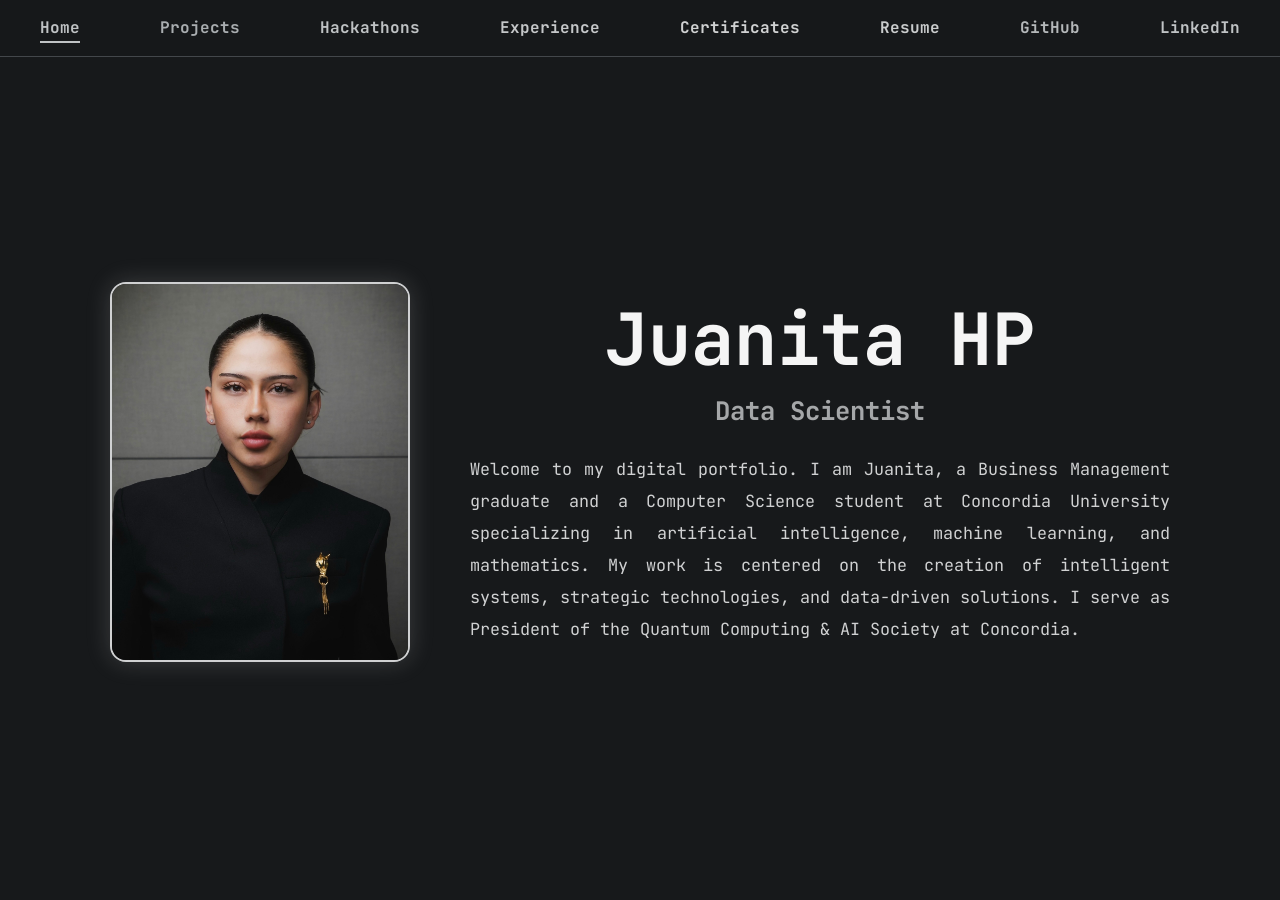
<file: index.html>
<!DOCTYPE html>
<html lang="en">

<head>
    <meta charset="UTF-8">

    <meta name="viewport"
          content="width=device-width, initial-scale=1.0">

    <title>Juanita HP | Data Scientist</title>

    <link rel="preconnect"
          href="https://fonts.googleapis.com">

    <link rel="preconnect"
          href="https://fonts.gstatic.com"
          crossorigin>

    <link href="https://fonts.googleapis.com/css2?family=JetBrains+Mono:wght@400;700&display=swap"
          rel="stylesheet">

    <link rel="stylesheet" href="styles.css">

    <style>

        /* ===== HOMEPAGE DESKTOP ===== */

        .home-main {
            width: 100%;
            height: auto;
            min-height: calc(100vh - 70px);

            display: flex;
            flex-direction: row;

            align-items: center;
            justify-content: center;

            gap: 60px;
            padding: 60px 80px;

            box-sizing: border-box;
        }

        .hero-image-container {
            flex: 0 0 auto;
            display: flex;
            justify-content: center;
            align-items: center;
        }

        .profile-img {
            width: 300px;
            height: 380px;
            max-width: 100%;

            border-radius: 16px;
            object-fit: cover;
            object-position: center 20%;

            border: 2px solid #D0D1D2;

            display: block;
            margin: 0;

            box-shadow:
                0 0 25px rgba(208, 209, 210, 0.20);

            background-color: #17191B;
        }

        .content {
            flex: 1 1 0;
            min-width: 0;
            max-width: 700px;
            text-align: left;
        }

        .content h1 {
            font-size: 4.5rem;
            color: #F5F5F5;

            margin-bottom: 8px;
            line-height: 1.2;
            text-align: left;
        }

        .content h2 {
            font-size: 1.6rem;
            color: #A5A7A9;

            margin-bottom: 24px;
            line-height: 1.5;
            text-align: left;
        }

        .content p {
            font-size: 1.05rem;
            color: #D0D1D2;

            line-height: 1.9;
            text-align: left;

            margin: 0;
            max-width: 700px;

            overflow-wrap: break-word;
        }


        /* ===== TABLET RESPONSIVENESS ===== */

        @media (max-width: 1000px) {

            .home-main {
                gap: 35px;
                padding: 50px 35px;
            }

            .profile-img {
                width: 260px;
                height: 330px;
            }

            .content h1 {
                font-size: 3.5rem;
            }

            .content h2 {
                font-size: 1.4rem;
            }

            .content p {
                font-size: 0.95rem;
                line-height: 1.8;
            }
        }


        /* ===== MOBILE RESPONSIVENESS ===== */

        @media (max-width: 700px) {

            .home-main {
                height: auto;
                min-height: calc(100svh - 70px);

                display: flex;
                flex-direction: column;

                align-items: center;
                justify-content: flex-start;

                gap: 30px;
                padding: 45px 24px 65px;

                width: 100%;
            }

            .hero-image-container {
                width: 100%;
                display: flex;
                justify-content: center;
            }

            .profile-img {
                width: 220px;
                height: 280px;
                max-width: 100%;

                border-radius: 14px;
                border: 2px solid #D0D1D2;

                object-fit: cover;
                object-position: center 20%;

                margin: 0 auto;

                box-shadow:
                    0 0 20px rgba(208, 209, 210, 0.15);
            }

            .content {
                width: 100%;
                max-width: 440px;

                flex: none;

                padding: 0 4px;
                margin: 0 auto;
                text-align: left;
            }

            .content h1 {
                font-size: clamp(2.2rem, 9vw, 3.2rem);

                line-height: 1.2;
                margin-bottom: 12px;

                text-align: center;
                overflow-wrap: normal;
            }

            .content h2 {
                font-size: clamp(1rem, 4.3vw, 1.25rem);

                line-height: 1.5;
                margin-bottom: 25px;

                text-align: center;
            }

            .content p {
                font-size: 0.9rem;
                line-height: 1.85;

                text-align: left;
                text-align-last: auto;

                max-width: 100%;
                margin: 0 auto;

                word-spacing: normal;
                letter-spacing: -0.2px;

                hyphens: none;
                overflow-wrap: break-word;
            }
        }


        /* ===== SMALL PHONES ===== */

        @media (max-width: 380px) {

            .home-main {
                padding: 35px 18px 50px;
                gap: 25px;
            }

            .profile-img {
                width: 195px;
                height: 250px;
            }

            .content h1 {
                font-size: 2.15rem;
            }

            .content h2 {
                font-size: 1rem;
            }

            .content p {
                font-size: 0.87rem;
                line-height: 1.75;
            }
        }


        /* =====================================
           RESPONSIVE NAVIGATION
           Homepage only
           ===================================== */

        @media screen and (max-width: 900px) {

            body nav {
                width: 100%;
                max-width: 100%;
                padding: 12px 18px;
                overflow: hidden;
                box-sizing: border-box;
            }

            body nav .nav-links {
                display: flex;
                flex-direction: row;
                flex-wrap: nowrap;

                justify-content: flex-start;
                align-items: center;

                gap: 28px;

                width: 100%;
                max-width: 100%;

                padding: 8px 0 12px;
                margin: 0;

                overflow-x: auto;
                overflow-y: hidden;

                scrollbar-width: none;
                -webkit-overflow-scrolling: touch;

                list-style: none;
            }

            body nav .nav-links::-webkit-scrollbar {
                display: none;
            }

            body nav .nav-links .nav-item {
                display: block;

                flex: 0 0 auto;
                flex-shrink: 0;

                white-space: nowrap;

                margin: 0;
                padding: 0;
            }

            body nav .nav-links .nav-item a {
                display: inline-block;

                white-space: nowrap;
                font-size: 0.85rem;
                line-height: 1.5;

                padding: 4px 2px;
                text-decoration: none;
            }

            body nav .nav-links .nav-item.active a::after {
                bottom: -4px;
                height: 2px;
            }
        }


        /* ===== SMALL PHONE NAVIGATION ===== */

        @media screen and (max-width: 380px) {

            body nav {
                padding: 12px 14px;
            }

            body nav .nav-links {
                gap: 22px;
            }

            body nav .nav-links .nav-item a {
                font-size: 0.8rem;
            }
        }

        /* Prevent automatic mobile text enlargement */

        html {
            -webkit-text-size-adjust: 100%;
            text-size-adjust: 100%;
        }

    </style>

</head>

<body>

    <!-- ===== NAVIGATION ===== -->

    <nav aria-label="Main navigation">

        <ul class="nav-links">

            <li class="nav-item active">
                <a href="index.html"
                   class="blue"
                   aria-current="page">
                    Home
                </a>
            </li>

            <li class="nav-item">
                <a href="projects.html"
                   class="orange">
                    Projects
                </a>
            </li>

            <li class="nav-item">
                <a href="hackathons.html"
                   class="cyan">
                    Hackathons
                </a>
            </li>

            <li class="nav-item">
                <a href="experience.html"
                   class="green">
                    Experience
                </a>
            </li>

            <li class="nav-item">
                <a href="certificates.html"
                   class="purple">
                    Certificates
                </a>
            </li>

            <li class="nav-item">
                <a href="resume.html"
                   class="pink">
                    Resume
                </a>
            </li>

            <li class="nav-item">
                <a href="https://github.com/Juanita-HP"
                   target="_blank"
                   rel="noopener noreferrer"
                   class="red">
                    GitHub
                </a>
            </li>

            <li class="nav-item">
                <a href="https://www.linkedin.com/in/juana-v-h-679a68220/"
                   target="_blank"
                   rel="noopener noreferrer"
                   class="yellow">
                    LinkedIn
                </a>
            </li>

        </ul>

    </nav>


    <!-- ===== HOMEPAGE ===== -->

    <main class="home-main">

        <!-- Profile Photograph -->

        <div class="hero-image-container">

            <img
                src="./assets/images/projects/224359.jpeg"
                alt="Portrait of Juanita HP"
                class="profile-img"
            >

        </div>


        <!-- Introduction -->

        <section class="content">

            <h1>Juanita HP</h1>

            <h2>Data Scientist</h2>

            <p>
                Welcome to my digital portfolio.
                I am Juanita, a Business Management
                graduate and a Computer Science
                student at Concordia University
                specializing in artificial intelligence,
                machine learning, and mathematics.
                My work is centered on the creation
                of intelligent systems, strategic
                technologies, and data-driven
                solutions. I serve as President
                of the Quantum Computing &amp; AI
                Society at Concordia.
            </p>

        </section>

    </main>

</body>
</html>
</file>
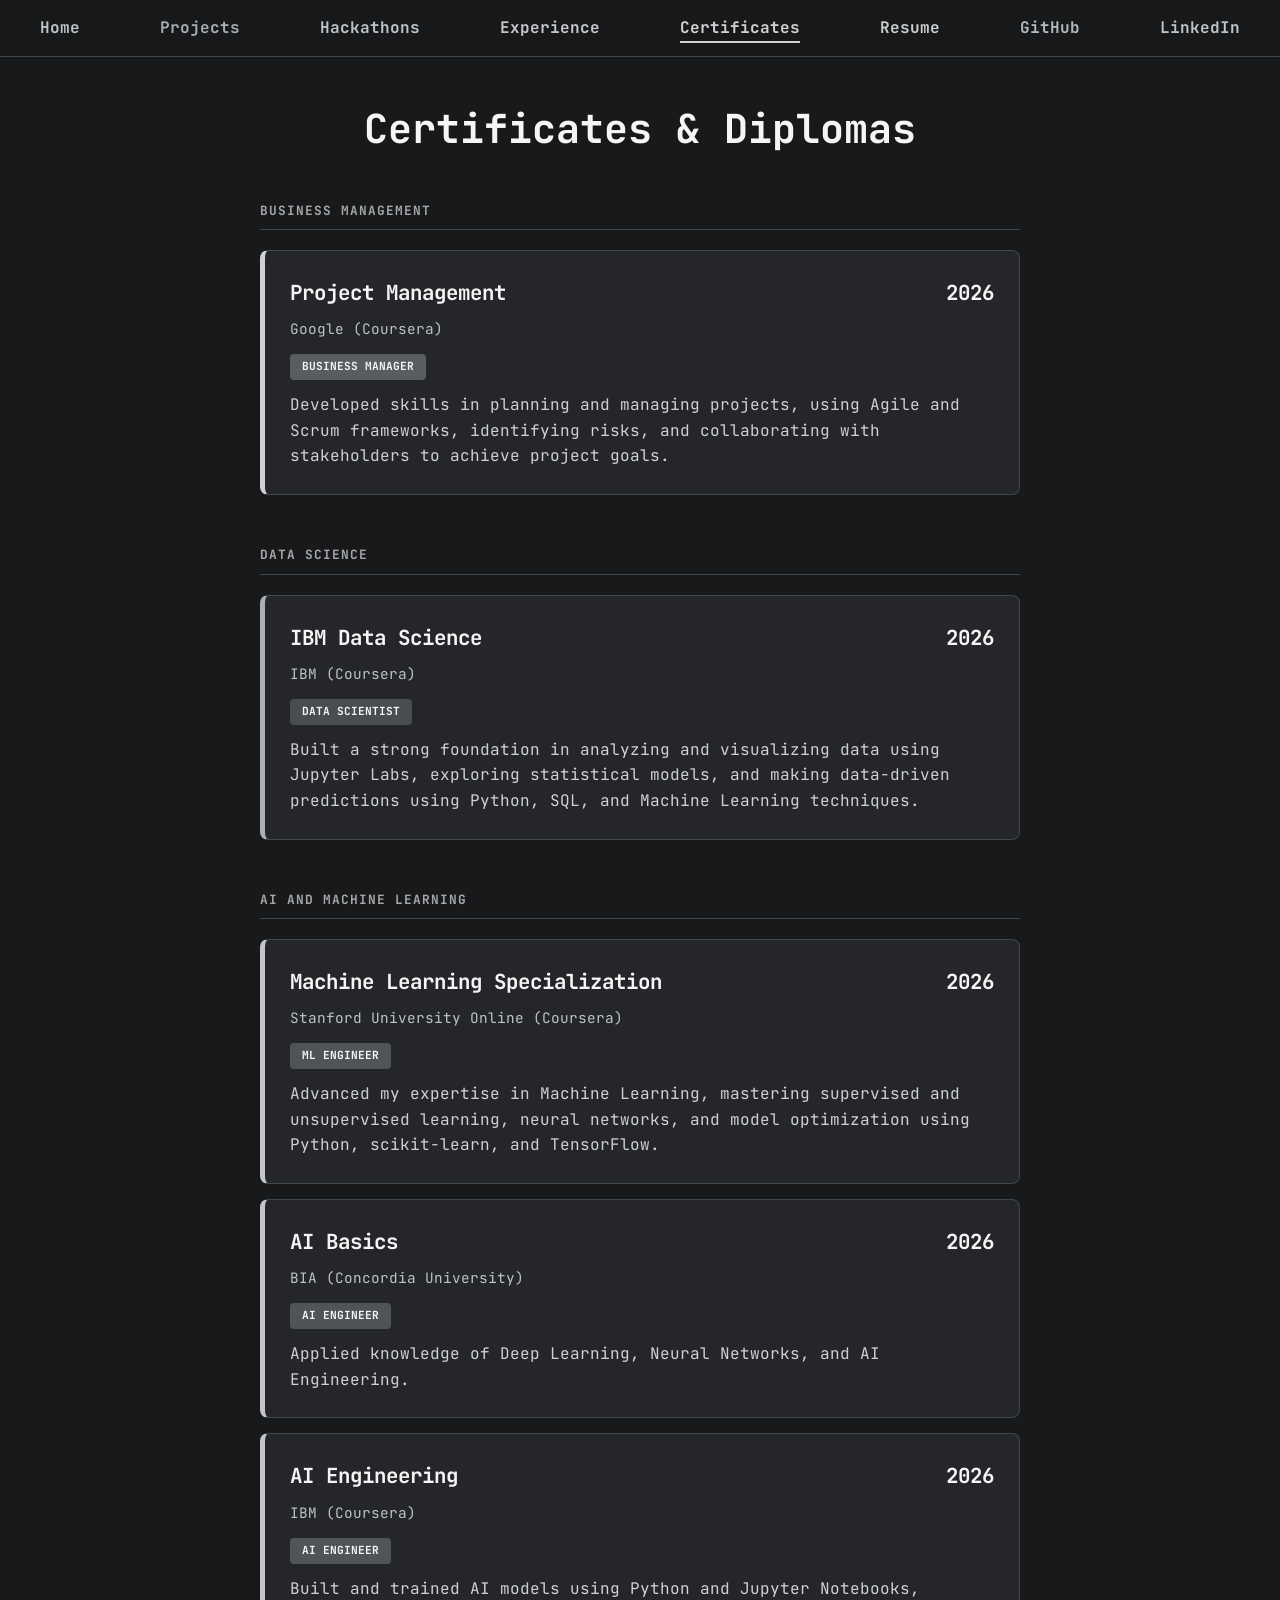
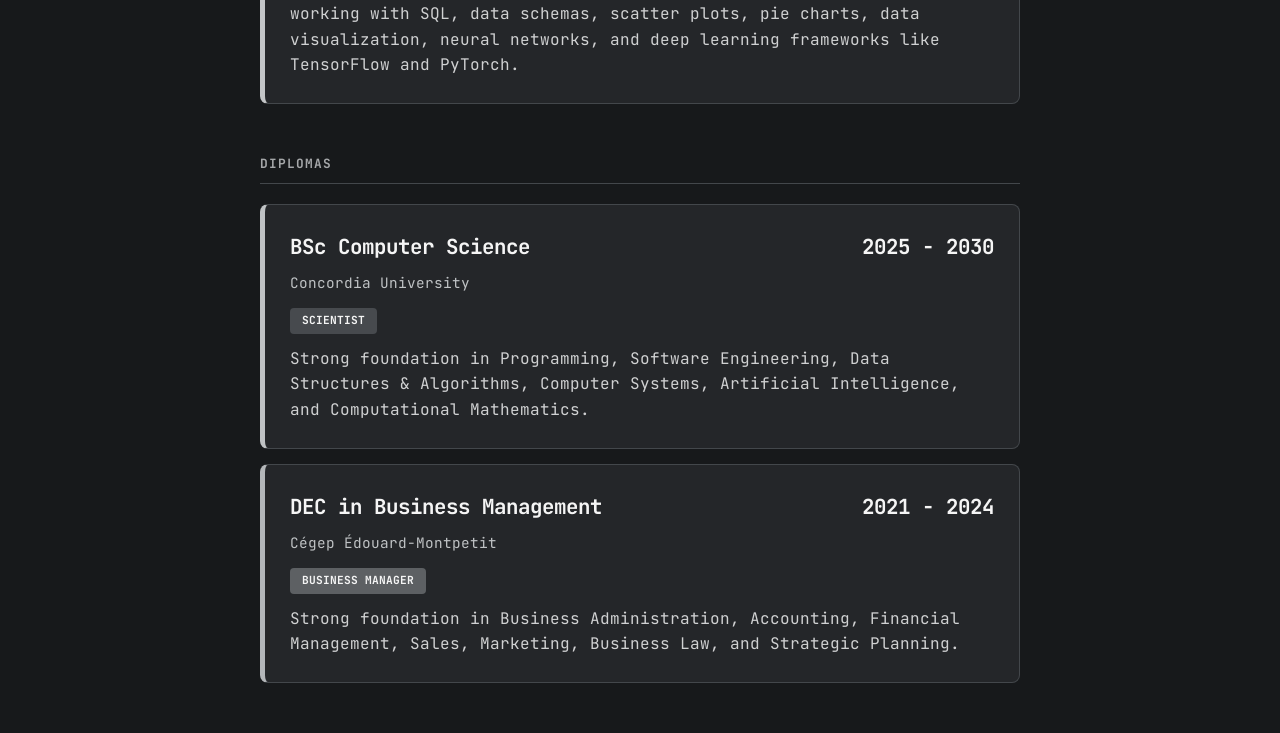
<file: certificates.html>
<!DOCTYPE html>
<html lang="en">
<head>
    <meta charset="UTF-8">
    <meta name="viewport" content="width=device-width, initial-scale=1.0">

    <title>Certificates | Juanita</title>

    <link rel="preconnect" href="https://fonts.googleapis.com">
    <link rel="preconnect" href="https://fonts.gstatic.com" crossorigin>

    <link href="https://fonts.googleapis.com/css2?family=JetBrains+Mono:wght@400;700&display=swap" rel="stylesheet">

    <link rel="stylesheet" href="styles.css">

    <style>
        /* Certificate links: preserve original design */

        .cert-name.cert-link {
            color: inherit;
            font: inherit;
            text-decoration: none;
            cursor: pointer;
            transition: opacity 0.2s ease;
        }

        .cert-name.cert-link:hover {
            opacity: 0.7;
        }

        .cert-name.cert-link:focus-visible {
            outline: 2px solid currentColor;
            outline-offset: 4px;
            border-radius: 2px;
        }
    </style>
</head>

<body>

    <!-- NAVIGATION -->

    <nav>
        <ul class="nav-links">

            <li class="nav-item" style="--i:1">
                <a href="index.html" class="blue">Home</a>
            </li>

            <li class="nav-item" style="--i:2">
                <a href="projects.html" class="orange">Projects</a>
            </li>

            <li class="nav-item" style="--i:3">
                <a href="hackathons.html" class="cyan">Hackathons</a>
            </li>

            <li class="nav-item" style="--i:4">
                <a href="experience.html" class="green">Experience</a>
            </li>

            <li class="nav-item active" style="--i:5">
                <a href="certificates.html" class="purple">Certificates</a>
            </li>

            <li class="nav-item" style="--i:6">
                <a href="resume.html" class="pink">Resume</a>
            </li>

            <li class="nav-item" style="--i:7">
                <a href="https://github.com/Juanita-HP"
                   target="_blank"
                   rel="noopener noreferrer"
                   class="red">GitHub</a>
            </li>

            <li class="nav-item" style="--i:8">
                <a href="https://www.linkedin.com/in/juana-v-h-679a68220/"
                   target="_blank"
                   rel="noopener noreferrer"
                   class="yellow">LinkedIn</a>
            </li>

        </ul>
    </nav>


    <main>

        <div class="cert-container fade-in">

            <h1 class="cert-main-title">
                Certificates & Diplomas
            </h1>


            <!-- BUSINESS MANAGEMENT -->

            <div class="year-section">

                <h3 class="year-label">
                    Business management
                </h3>

                <div class="cert-card border-purple">

                    <div class="cert-header">

                        <a href="diplomas/Project%20management.pdf"
                           target="_blank"
                           rel="noopener noreferrer"
                           class="cert-name cert-link"
                           title="View Project Management Certificate">
                            Project Management
                        </a>

                        <span class="cert-date">2026</span>

                    </div>

                    <div class="cert-meta">
                        Google (Coursera)
                    </div>

                    <div class="cert-badge bg-purple">
                        Business manager
                    </div>

                    <p class="cert-desc">
                        Developed skills in planning and managing
                        projects, using Agile and Scrum frameworks,
                        identifying risks, and collaborating with
                        stakeholders to achieve project goals.
                    </p>

                </div>

            </div>


            <!-- DATA SCIENCE -->

            <div class="year-section">

                <h3 class="year-label">
                    Data Science
                </h3>

                <div class="cert-card border-green">

                    <div class="cert-header">

                        <a href="diplomas/Data%20science.pdf"
                           target="_blank"
                           rel="noopener noreferrer"
                           class="cert-name cert-link"
                           title="View IBM Data Science Certificate">
                            IBM Data Science
                        </a>

                        <span class="cert-date">2026</span>

                    </div>

                    <div class="cert-meta">
                        IBM (Coursera)
                    </div>

                    <div class="cert-badge bg-green">
                        Data Scientist
                    </div>

                    <p class="cert-desc">
                        Built a strong foundation in analyzing
                        and visualizing data using Jupyter Labs,
                        exploring statistical models, and making
                        data-driven predictions using Python,
                        SQL, and Machine Learning techniques.
                    </p>

                </div>

            </div>


            <!-- AI AND MACHINE LEARNING -->

            <div class="year-section">

                <h3 class="year-label">
                    AI and machine learning
                </h3>


                <!-- STANFORD MACHINE LEARNING -->

                <div class="cert-card border-blue">

                    <div class="cert-header">

                        <a href="diplomas/Machine%20Learning.pdf"
                           target="_blank"
                           rel="noopener noreferrer"
                           class="cert-name cert-link"
                           title="View Stanford Machine Learning Certificate">
                            Machine Learning Specialization
                        </a>

                        <span class="cert-date">2026</span>

                    </div>

                    <div class="cert-meta">
                        Stanford University Online (Coursera)
                    </div>

                    <div class="cert-badge bg-blue">
                        ML Engineer
                    </div>

                    <p class="cert-desc">
                        Advanced my expertise in Machine Learning,
                        mastering supervised and unsupervised
                        learning, neural networks, and model
                        optimization using Python, scikit-learn,
                        and TensorFlow.
                    </p>

                </div>


                <!-- CONCORDIA AI BASICS -->

                <div class="cert-card border-blue">

                    <div class="cert-header">

                        <a href="diplomas/AI%20Basics.pdf"
                           target="_blank"
                           rel="noopener noreferrer"
                           class="cert-name cert-link"
                           title="View AI Basics Certificate">
                            AI Basics
                        </a>

                        <span class="cert-date">2026</span>

                    </div>

                    <div class="cert-meta">
                        BIA (Concordia University)
                    </div>

                    <div class="cert-badge bg-blue">
                        AI Engineer
                    </div>

                    <p class="cert-desc">
                        Applied knowledge of Deep Learning,
                        Neural Networks, and AI Engineering.
                    </p>

                </div>


                <!-- IBM AI ENGINEERING -->

                <div class="cert-card border-blue">

                    <div class="cert-header">

                        <a href="diplomas/AI%20engineering.pdf"
                           target="_blank"
                           rel="noopener noreferrer"
                           class="cert-name cert-link"
                           title="View IBM AI Engineering Certificate">
                            AI Engineering
                        </a>

                        <span class="cert-date">2026</span>

                    </div>

                    <div class="cert-meta">
                        IBM (Coursera)
                    </div>

                    <div class="cert-badge bg-blue">
                        AI Engineer
                    </div>

                    <p class="cert-desc">
                        Built and trained AI models using Python
                        and Jupyter Notebooks, working with SQL,
                        data schemas, scatter plots, pie charts,
                        data visualization, neural networks,
                        and deep learning frameworks like
                        TensorFlow and PyTorch.
                    </p>

                </div>

            </div>


            <!-- DIPLOMAS -->

            <div class="year-section">

                <h3 class="year-label">
                    Diplomas
                </h3>


                <!-- COMPUTER SCIENCE DEGREE -->

                <div class="cert-card border-red">

                    <div class="cert-header">

                        <span class="cert-name">
                            BSc Computer Science
                        </span>

                        <span class="cert-date">
                            2025 - 2030
                        </span>

                    </div>

                    <div class="cert-meta">
                        Concordia University
                    </div>

                    <div class="cert-badge bg-red">
                        Scientist
                    </div>

                    <p class="cert-desc">
                        Strong foundation in Programming,
                        Software Engineering, Data Structures
                        &amp; Algorithms, Computer Systems,
                        Artificial Intelligence, and
                        Computational Mathematics.
                    </p>

                </div>


                <!-- BUSINESS MANAGEMENT DEC -->

                <div class="cert-card border-yellow">

                    <div class="cert-header">

                        <span class="cert-name">
                            DEC in Business Management
                        </span>

                        <span class="cert-date">
                            2021 - 2024
                        </span>

                    </div>

                    <div class="cert-meta">
                        Cégep Édouard-Montpetit
                    </div>

                    <div class="cert-badge bg-yellow">
                        Business Manager
                    </div>

                    <p class="cert-desc">
                        Strong foundation in Business
                        Administration, Accounting,
                        Financial Management, Sales,
                        Marketing, Business Law,
                        and Strategic Planning.
                    </p>

                </div>

            </div>

        </div>

    </main>

</body>
</html>
</file>
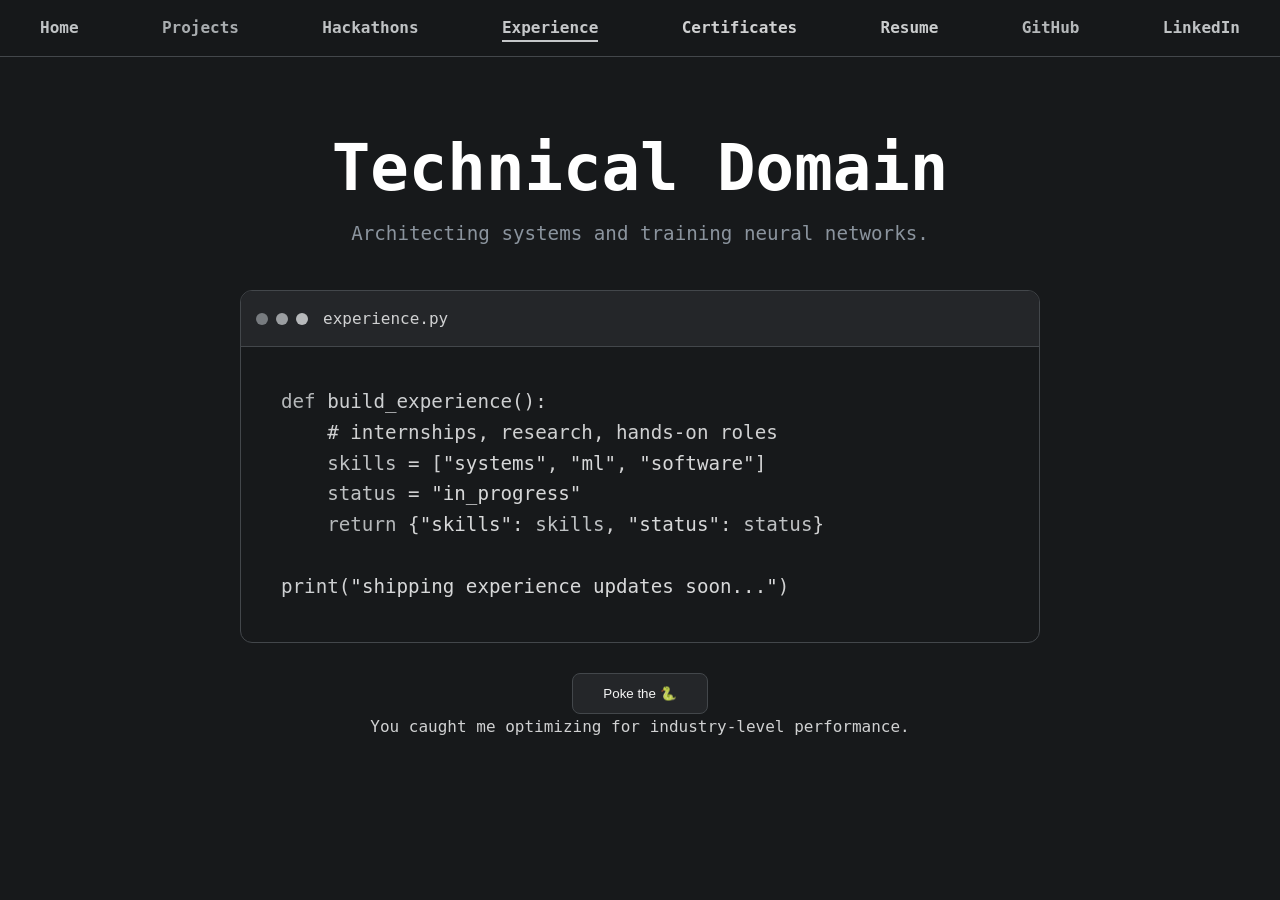
<file: experience.html>
<!DOCTYPE html>
<html lang="en">
<head>
    <meta charset="UTF-8">
    <title>Experience | Juanita</title>
    <link rel="stylesheet" href="styles.css">
</head>
<body>
    <nav>
        <ul class="nav-links">
            <li class="nav-item"><a href="index.html" class="blue">Home</a></li>
            <li class="nav-item"><a href="projects.html" class="orange">Projects</a></li>
            <li class="nav-item"><a href="hackathons.html" class="cyan">Hackathons</a></li>
            <li class="nav-item active"><a href="experience.html" class="green">Experience</a></li>
            <li class="nav-item"><a href="certificates.html" class="purple">Certificates</a></li>
            <li class="nav-item"><a href="resume.html" class="pink">Resume</a></li>
            <li class="nav-item"><a href="https://github.com/Juanita-HP" target="_blank" class="red">GitHub</a></li>
            <li class="nav-item"><a href="https://www.linkedin.com/in/juana-v-h-679a68220/" target="_blank" class="yellow">LinkedIn</a></li>
        </ul>
    </nav>

    <main class="exp-main">
        <header style="text-align: center; margin-bottom: 40px;">
            <h1 style="font-size: 4rem; color: #fff;">Technical Domain</h1>
            <p style="font-size: 1.2rem; color: #8b949e;">Architecting systems and training neural networks.</p>
        </header>

        <div class="terminal-window" id="experienceTerminal">
            <div class="terminal-bar">
                <div class="buttons">
                    <span class="close"></span>
                    <span class="minimize"></span>
                    <span class="maximize"></span>
                </div>
                <div class="title">experience.py</div>
            </div>
            <div class="terminal-body">
<pre>
<span class="keyword">def</span> <span class="function">build_experience</span>():
    <span class="comment"># internships, research, hands-on roles</span>
    <span class="variable">skills</span> = [<span class="string">"systems"</span>, <span class="string">"ml"</span>, <span class="string">"software"</span>]
    <span class="variable">status</span> = <span class="string">"in_progress"</span>
    <span class="keyword">return</span> {<span class="string">"skills"</span>: <span class="variable">skills</span>, <span class="string">"status"</span>: <span class="variable">status</span>}

<span class="function">print</span>(<span class="string">"shipping experience updates soon..."</span>)
</pre>
            </div>
        </div>

        <button class="poke-btn" id="pokeButton">Poke the 🐍</button>
        <p class="footer-note" id="statusNote">You caught me optimizing for industry-level performance.</p>
    </main>

    <script>
        const btn = document.getElementById('pokeButton');
        const note = document.getElementById('statusNote');
        const term = document.getElementById('experienceTerminal');
        btn.addEventListener('click', () => {
            note.innerText = "HISSS! building intelligence, one line at a time";
            note.style.color = "#3fb950";
            term.classList.add('wiggle');
            setTimeout(() => {
                term.classList.remove('wiggle');
                note.innerText = "You caught me optimizing for industry-level performance.";
                note.style.color = "#8b949e";
            }, 600);
        });
    </script>
</body>
</html>
</file>
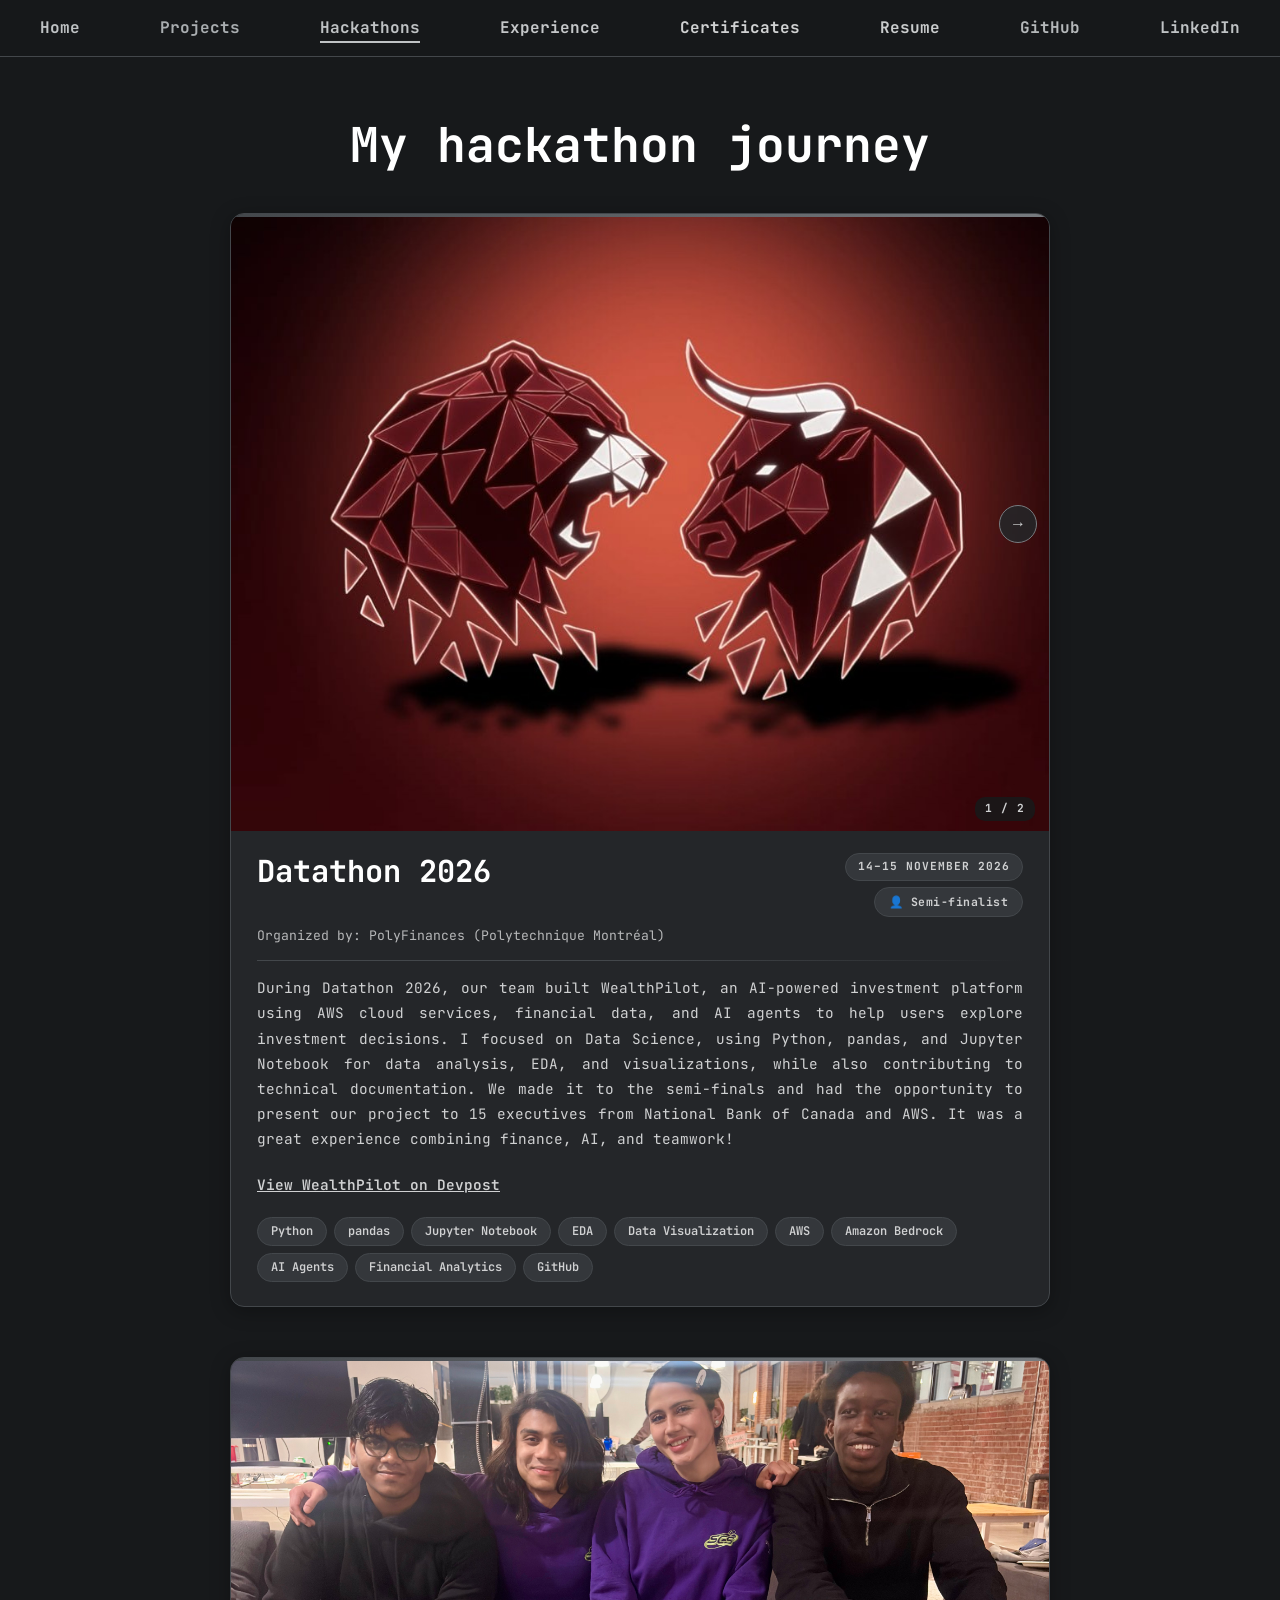
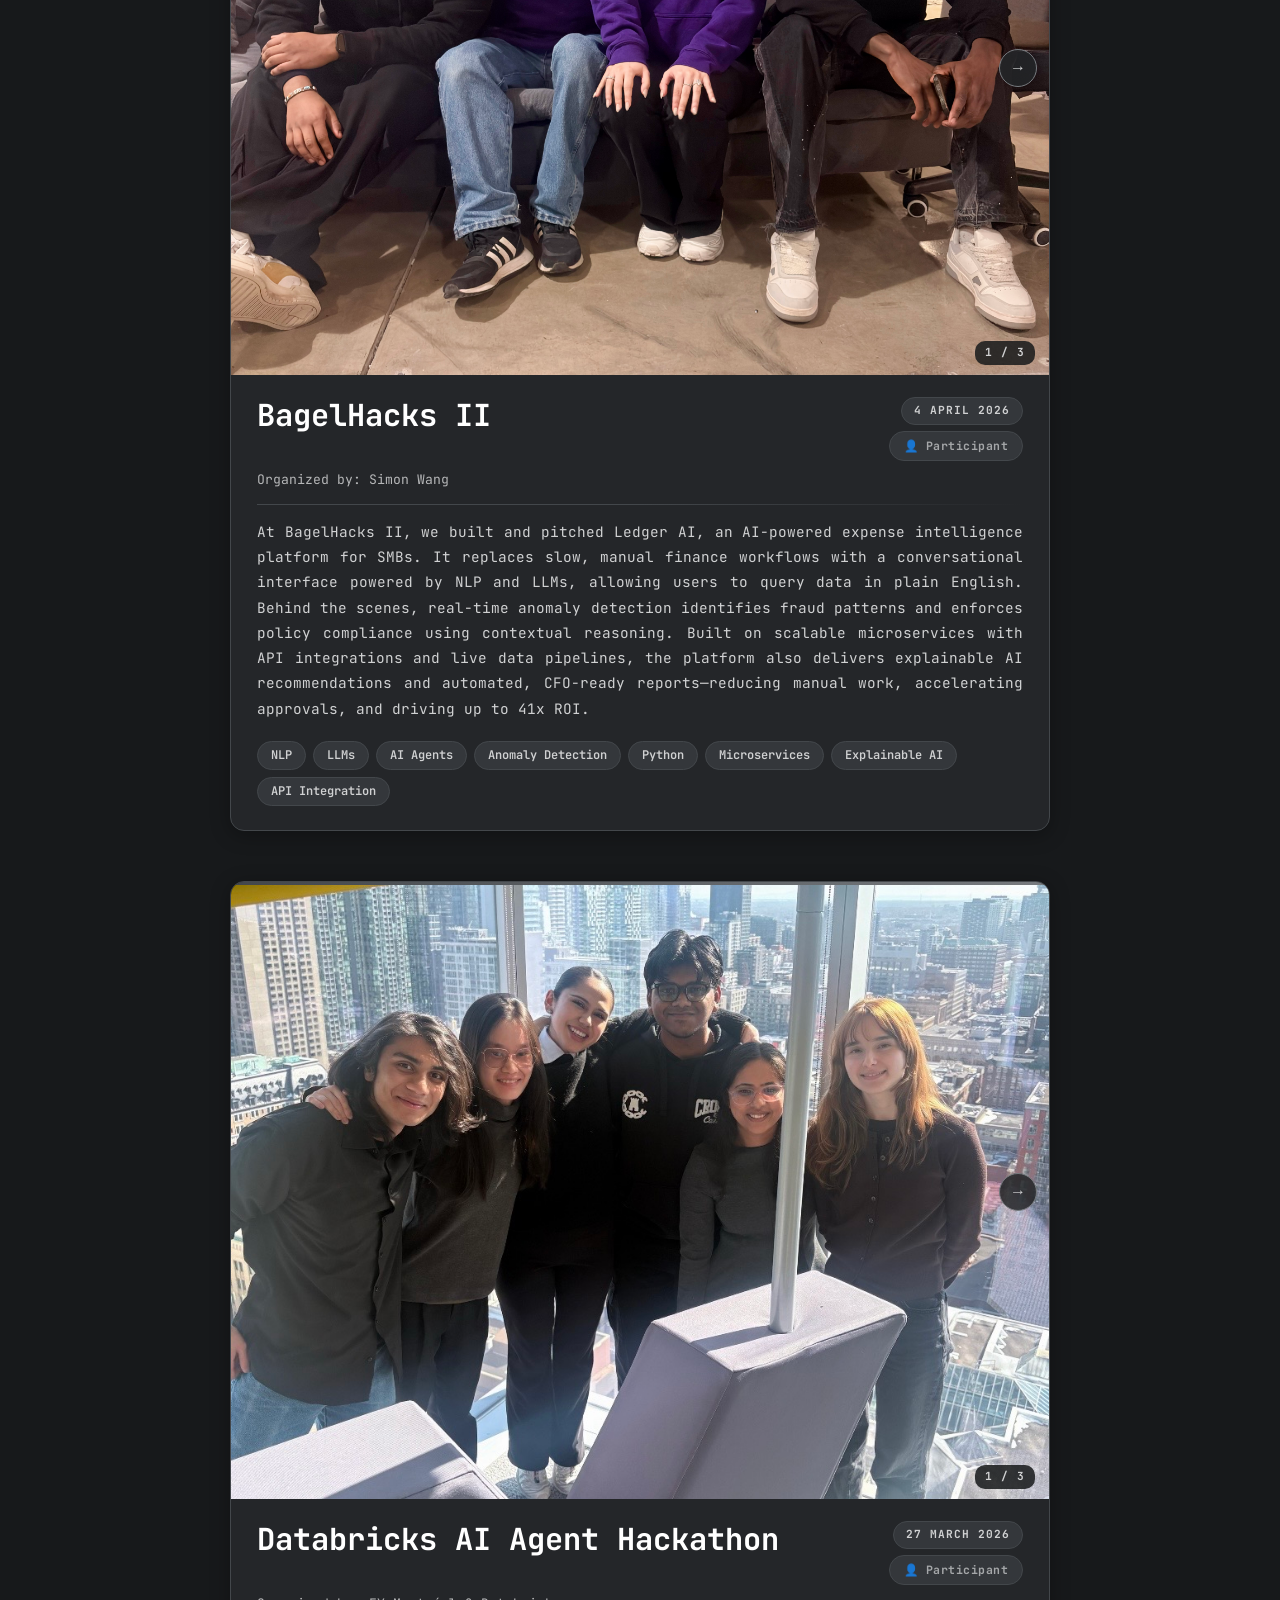
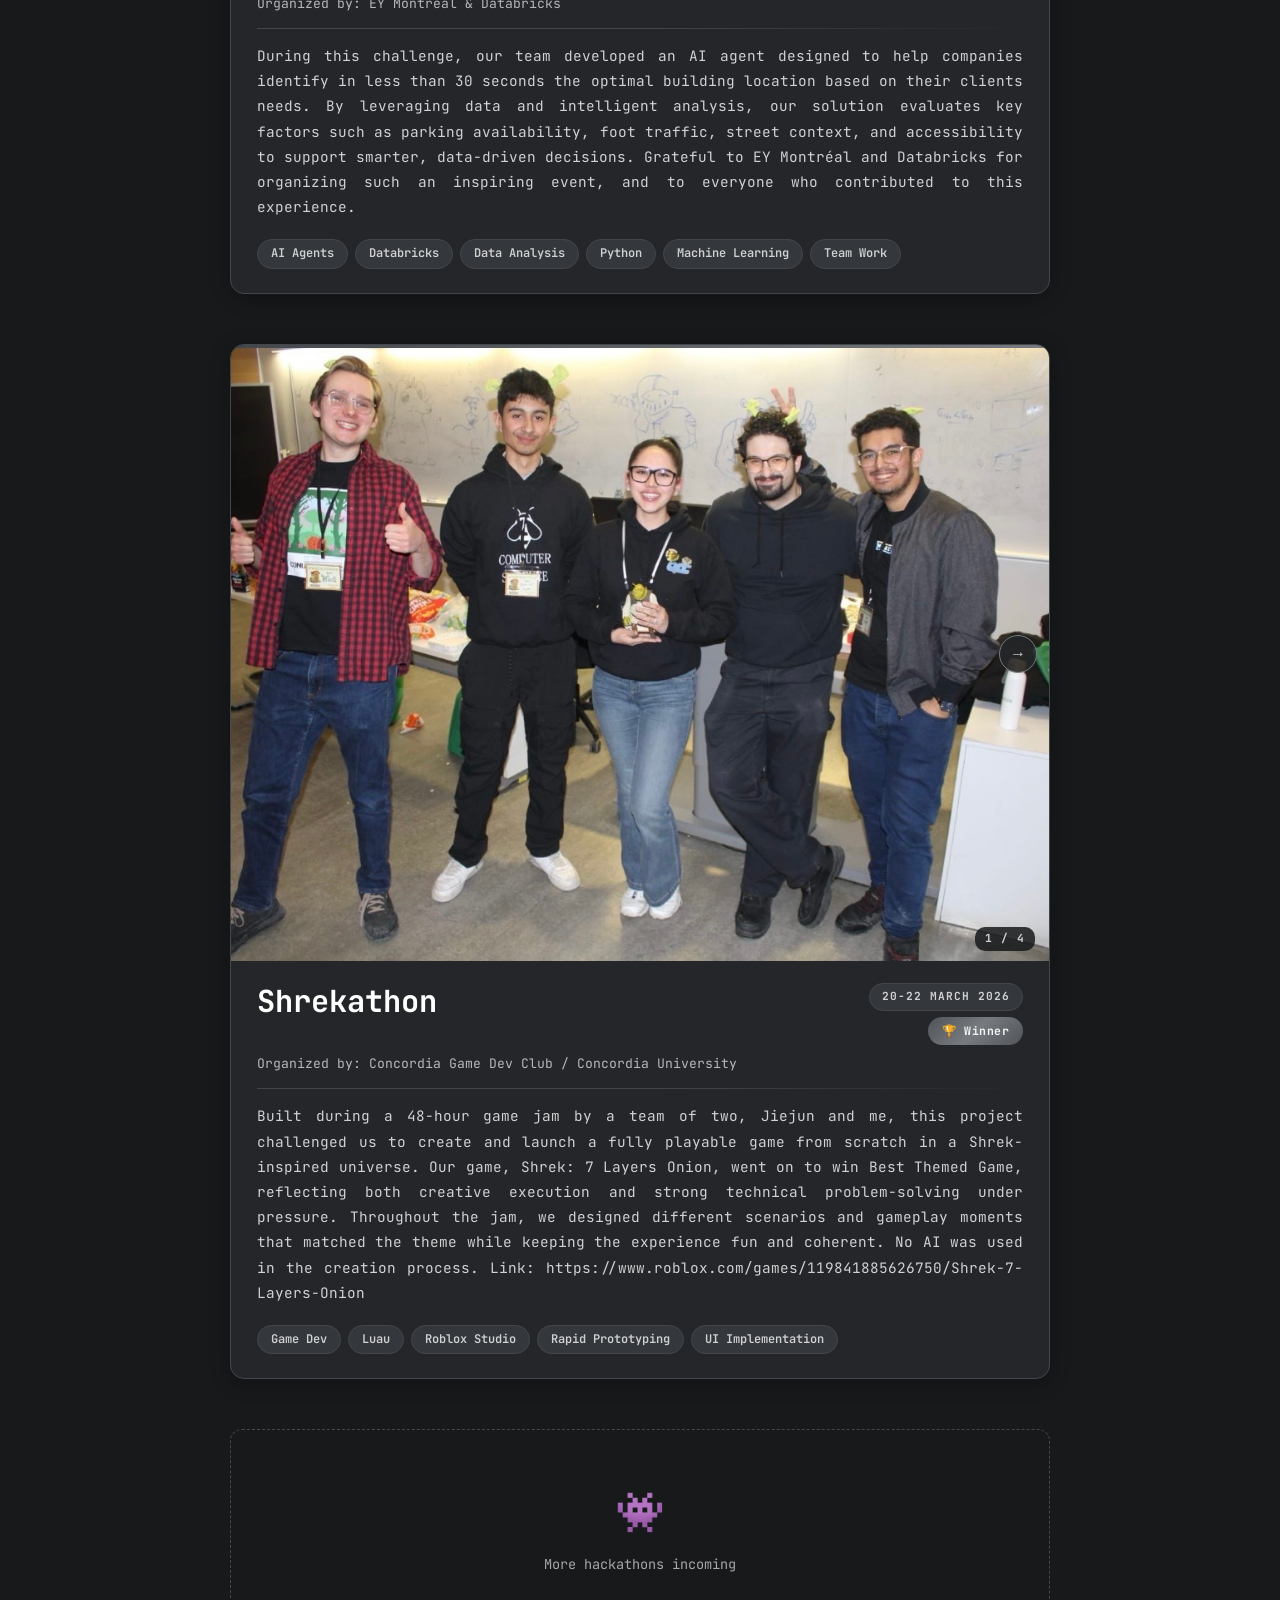
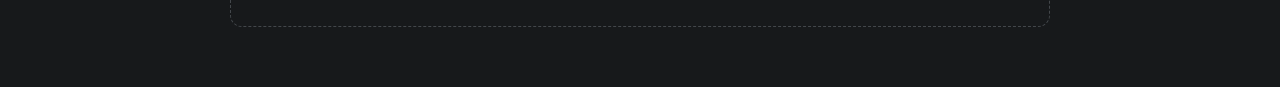
<file: hackathons.html>
<!DOCTYPE html>
<html lang="en">
<head>
    <meta charset="UTF-8">
    <meta name="viewport" content="width=device-width, initial-scale=1.0">
    <title>Hackathons | Juanita</title>
    <link rel="preconnect" href="https://fonts.googleapis.com">
    <link rel="preconnect" href="https://fonts.gstatic.com" crossorigin>
    <link href="https://fonts.googleapis.com/css2?family=JetBrains+Mono:wght@400;700&display=swap" rel="stylesheet">
    <link rel="stylesheet" href="styles.css">
    <style>

        .hack-header {
            text-align: center;
            padding: 50px 20px 30px;
        }
        .hack-header h1 {
            font-size: 3rem;
            color: #fff;
            font-weight: 700;
            text-shadow: none;
        }
        .hack-header .subtitle {
            color: #A5A7A9;
            font-size: 0.9rem;
            margin-top: 10px;
        }
        .glowing-line {
            width: 80px;
            height: 2px;
            background: linear-gradient(90deg, transparent, #777B7F, transparent);
            margin: 14px auto 0;
        }

        .timeline {
            max-width: 860px;
            margin: 0 auto;
            padding: 0 20px 60px;
        }

        .hack-card {
            background: #242629;
            border: 1px solid #43474B;
            border-radius: 14px;
            margin-bottom: 50px;
            overflow: hidden;
            transition: box-shadow 0.3s ease, transform 0.3s ease;
            box-shadow: 0 4px 20px rgba(0,0,0,0.3);
        }
        .hack-card:hover {
            box-shadow: 0 8px 28px rgba(0, 0, 0, 0.32);
            transform: translateY(-4px);
        }

        .hack-accent-bar {
            height: 3px;
            background: linear-gradient(90deg, #43474B, #777B7F, #43474B);
            background-size: 200% 100%;
            animation: shimmer 3s linear infinite;
        }
        @keyframes shimmer {
            0% { background-position: 200% 0; }
            100% { background-position: -200% 0; }
        }

        .hack-carousel {
            position: relative;
            background: #17191B;
            overflow: hidden;
        }
        .hack-carousel-track {
            display: flex;
            transition: transform 0.4s cubic-bezier(0.25, 0.8, 0.25, 1);
        }
        .hack-carousel-track img {
            width: 100%;
            flex-shrink: 0;
            aspect-ratio: 4 / 3;
            object-fit: cover;
            object-position: center;
        }

        .carousel-btn {
            position: absolute;
            top: 50%;
            transform: translateY(-50%);
            background: rgba(36, 38, 41, 0.85);
            border: 1px solid #777B7F;
            color: #D0D1D2;
            width: 38px;
            height: 38px;
            border-radius: 50%;
            font-size: 16px;
            cursor: pointer;
            z-index: 10;
            transition: all 0.2s ease;
            display: flex;
            align-items: center;
            justify-content: center;
        }
        .carousel-btn:hover {
            background: rgba(119, 123, 127, 0.20);
            border-color: #A5A7A9;
            box-shadow: 0 0 12px rgba(0, 0, 0, 0.25);
        }
        .carousel-btn.prev { left: 12px; }
        .carousel-btn.next { right: 12px; }
        .carousel-btn.hidden { opacity: 0; pointer-events: none; }

        .carousel-counter {
            position: absolute;
            bottom: 10px;
            right: 14px;
            background: rgba(23, 25, 27, 0.85);
            color: #D0D1D2;
            font-size: 0.7rem;
            padding: 3px 10px;
            border-radius: 10px;
            font-weight: 700;
            letter-spacing: 1px;
        }

        .hack-body {
            padding: 22px 26px 24px;
        }

        .hack-top-row {
            display: flex;
            align-items: flex-start;
            justify-content: space-between;
            flex-wrap: wrap;
            gap: 10px;
            margin-bottom: 8px;
        }

        .hack-name {
            font-size: 1.9rem;
            font-weight: 700;
            color: #fff;
            line-height: 1.2;
            flex: 1;
        }

        .hack-badges {
            display: flex;
            flex-direction: column;
            align-items: flex-end;
            gap: 6px;
        }

        .hack-date-badge {
            font-size: 0.7rem;
            background: #34373B;
            border: 1px solid #43474B;
            color: #D0D1D2;
            padding: 4px 12px;
            border-radius: 20px;
            letter-spacing: 1px;
            white-space: nowrap;
            font-weight: 700;
        }

        .rank-badge {
            font-size: 0.72rem;
            font-weight: 700;
            padding: 5px 14px;
            border-radius: 20px;
            letter-spacing: 0.5px;
            white-space: nowrap;
            display: flex;
            align-items: center;
            gap: 5px;
        }
        .rank-winner {
            background: linear-gradient(135deg, #505459, #777B7F, #505459);
            color: #F5F5F5;
            animation: glow-gold 2s ease-in-out infinite alternate;
        }
        @keyframes glow-gold {
            from { box-shadow: 0 0 8px rgba(165,167,169,0.12); }
            to   { box-shadow: 0 0 20px rgba(165,167,169,0.25); }
        }
        .rank-top3 {
            background: linear-gradient(135deg, #43474B, #777B7F, #43474B);
            color: #F5F5F5;
        }
        .rank-finalist {
            background: #34373B;
            border: 1px solid #43474B;
            color: #D0D1D2;
        }
        .rank-participant {
            background: #34373B;
            border: 1px solid #43474B;
            color: #A5A7A9;
        }

        .hack-organizer {
            font-size: 0.82rem;
            color: #D0D1D2;
            margin-bottom: 14px;
            opacity: 0.85;
        }

        .hack-divider {
            height: 1px;
            background: linear-gradient(90deg, #43474B, #43474B, transparent);
            margin: 14px 0;
        }

        .hack-desc {
            font-size: 0.9rem;
            color: #D0D1D2;
            line-height: 1.75;
            text-align: justify;
            margin-bottom: 20px;
        }

        .hack-skills {
            display: flex;
            flex-wrap: wrap;
            gap: 7px;
        }
        .skill-tag {
            background: #34373B;
            border: 1px solid #43474B;
            color: #D0D1D2;
            font-size: 0.75rem;
            padding: 4px 13px;
            border-radius: 20px;
            font-weight: 600;
            transition: all 0.2s ease;
        }
        .skill-tag:hover {
            background: #3E4246;
            box-shadow: none;
        }

        .coming-soon {
            text-align: center;
            padding: 50px 20px;
            color: #A5A7A9;
            font-size: 0.85rem;
            border: 1px dashed #43474B;
            border-radius: 12px;
        }
        .coming-soon .icon { font-size: 2.5rem; display: block; margin-bottom: 10px; }

        @media (max-width: 700px) {
            .timeline { padding: 0 12px 40px; }
            .hack-header h1 { font-size: 2rem; }
            .hack-top-row { flex-direction: column; }
            .hack-badges { align-items: flex-start; }
            .hack-name { font-size: 1.5rem; }
        }
    </style>
</head>
<body>
    <nav>
        <ul class="nav-links">
            <li class="nav-item"><a href="index.html" class="blue">Home</a></li>
            <li class="nav-item"><a href="projects.html" class="orange">Projects</a></li>
            <li class="nav-item active"><a href="hackathons.html" class="cyan">Hackathons</a></li>
            <li class="nav-item"><a href="experience.html" class="green">Experience</a></li>
            <li class="nav-item"><a href="certificates.html" class="purple">Certificates</a></li>
            <li class="nav-item"><a href="resume.html" class="pink">Resume</a></li>
            <li class="nav-item"><a href="https://github.com/Juanita-HP" target="_blank" class="red">GitHub</a></li>
            <li class="nav-item"><a href="https://www.linkedin.com/in/juana-v-h-679a68220/" target="_blank" class="yellow">LinkedIn</a></li>
        </ul>
    </nav>

    <div class="hack-header">
        <h1>My hackathon journey</h1>
    </div>

    <div class="timeline">

        <!-- ══ DATATHON 2026 — POLYFINANCES ══ -->
        <div class="hack-card">
            <div class="hack-accent-bar"></div>

            <div class="hack-carousel">
                <div class="hack-carousel-track" id="track-4">
                    <img src="assets/images/hackathons/datathon-event.jpg" alt="Datathon 2026 event artwork featuring National Bank of Canada and AWS">
                    <img src="assets/images/hackathons/datathon-data-analysis.jpg" alt="WealthPilot data analysis and technical documentation in Jupyter Notebook">
                </div>
                <button class="carousel-btn prev hidden" onclick="slideHack('track-4', -1, this)" aria-label="Previous Datathon image">&#8592;</button>
                <button class="carousel-btn next" onclick="slideHack('track-4', 1, this)" aria-label="Next Datathon image">&#8594;</button>
                <div class="carousel-counter" id="counter-track-4">1 / 2</div>
            </div>

            <div class="hack-body">
                <div class="hack-top-row">
                    <div class="hack-name">Datathon 2026</div>
                    <div class="hack-badges">
                        <div class="hack-date-badge">14–15 NOVEMBER 2026</div>
                        <div class="rank-badge rank-finalist">👤 Semi-finalist</div>
                    </div>
                </div>
                <div class="hack-organizer">Organized by: PolyFinances (Polytechnique Montréal)</div>
                <div class="hack-divider"></div>
                <p class="hack-desc">
                    During Datathon 2026, our team built WealthPilot, an AI-powered investment platform using AWS cloud services, financial data, and AI agents to help users explore investment decisions. I focused on Data Science, using Python, pandas, and Jupyter Notebook for data analysis, EDA, and visualizations, while also contributing to technical documentation. We made it to the semi-finals and had the opportunity to present our project to 15 executives from National Bank of Canada and AWS. It was a great experience combining finance, AI, and teamwork!
                </p>
                <p class="hack-desc">
                    <a href="https://devpost.com/software/wealthpilot-i1e3ht" target="_blank" rel="noopener noreferrer" style="color: #D0D1D2; text-decoration: underline; font-weight: 600;">View WealthPilot on Devpost</a>
                </p>
                <div class="hack-skills">
                    <span class="skill-tag">Python</span>
                    <span class="skill-tag">pandas</span>
                    <span class="skill-tag">Jupyter Notebook</span>
                    <span class="skill-tag">EDA</span>
                    <span class="skill-tag">Data Visualization</span>
                    <span class="skill-tag">AWS</span>
                    <span class="skill-tag">Amazon Bedrock</span>
                    <span class="skill-tag">AI Agents</span>
                    <span class="skill-tag">Financial Analytics</span>
                    <span class="skill-tag">GitHub</span>
                </div>
            </div>
        </div>

        <!-- ══ HACKATHON 1 — BAGELHACKS II (most recent) ══ -->
        <div class="hack-card">
            <div class="hack-accent-bar"></div>

            <div class="hack-carousel">
                <div class="hack-carousel-track" id="track-1">
                    <img src="assets/images/hackathons/bagelhacks-1.jpg" alt="BagelHacks Photo 1">
                    <img src="assets/images/hackathons/bagelhacks-2.jpg" alt="BagelHacks Photo 2">
                    <img src="assets/images/hackathons/bagelhacks-3.jpg" alt="BagelHacks Photo 3">
                </div>
                <button class="carousel-btn prev hidden" onclick="slideHack('track-1', -1, this)">&#8592;</button>
                <button class="carousel-btn next" onclick="slideHack('track-1', 1, this)">&#8594;</button>
                <div class="carousel-counter" id="counter-track-1">1 / 3</div>
            </div>

            <div class="hack-body">
                <div class="hack-top-row">
                    <div class="hack-name">BagelHacks II</div>
                    <div class="hack-badges">
                        <div class="hack-date-badge">4 APRIL 2026</div>
                        <div class="rank-badge rank-participant">👤 Participant</div>
                    </div>
                </div>
                <div class="hack-organizer">Organized by: Simon Wang</div>
                <div class="hack-divider"></div>
                <p class="hack-desc">
                    At BagelHacks II, we built and pitched Ledger AI, an AI-powered expense intelligence platform for SMBs. It replaces slow, manual finance workflows with a conversational interface powered by NLP and LLMs, allowing users to query data in plain English. Behind the scenes, real-time anomaly detection identifies fraud patterns and enforces policy compliance using contextual reasoning. Built on scalable microservices with API integrations and live data pipelines, the platform also delivers explainable AI recommendations and automated, CFO-ready reports—reducing manual work, accelerating approvals, and driving up to 41x ROI.
                </p>
                <div class="hack-skills">
                    <span class="skill-tag">NLP</span>
                    <span class="skill-tag">LLMs</span>
                    <span class="skill-tag">AI Agents</span>
                    <span class="skill-tag">Anomaly Detection</span>
                    <span class="skill-tag">Python</span>
                    <span class="skill-tag">Microservices</span>
                    <span class="skill-tag">Explainable AI</span>
                    <span class="skill-tag">API Integration</span>
                </div>
            </div>
        </div>

        <!-- ══ HACKATHON 2 — DATABRICKS ══ -->
        <div class="hack-card">
            <div class="hack-accent-bar"></div>

            <div class="hack-carousel">
                <div class="hack-carousel-track" id="track-2">
                    <img src="assets/images/hackathons/Databricks-1.jpg" alt="Databricks Photo 1">
                    <img src="assets/images/hackathons/Databricks-2.jpg" alt="Databricks Photo 2">
                    <img src="assets/images/hackathons/Databricks-3.jpg" alt="Databricks Photo 3">
                </div>
                <button class="carousel-btn prev hidden" onclick="slideHack('track-2', -1, this)">&#8592;</button>
                <button class="carousel-btn next" onclick="slideHack('track-2', 1, this)">&#8594;</button>
                <div class="carousel-counter" id="counter-track-2">1 / 3</div>
            </div>

            <div class="hack-body">
                <div class="hack-top-row">
                    <div class="hack-name">Databricks AI Agent Hackathon</div>
                    <div class="hack-badges">
                        <div class="hack-date-badge">27 MARCH 2026</div>
                        <div class="rank-badge rank-participant">👤 Participant</div>
                    </div>
                </div>
                <div class="hack-organizer">Organized by: EY Montréal & Databricks</div>
                <div class="hack-divider"></div>
                <p class="hack-desc">
                    During this challenge, our team developed an AI agent designed to help companies
                    identify in less than 30 seconds the optimal building location based on their
                    clients needs. By leveraging data and intelligent analysis, our solution evaluates
                    key factors such as parking availability, foot traffic, street context, and
                    accessibility to support smarter, data-driven decisions. Grateful to EY Montréal
                    and Databricks for organizing such an inspiring event, and to everyone who
                    contributed to this experience.
                </p>
                <div class="hack-skills">
                    <span class="skill-tag">AI Agents</span>
                    <span class="skill-tag">Databricks</span>
                    <span class="skill-tag">Data Analysis</span>
                    <span class="skill-tag">Python</span>
                    <span class="skill-tag">Machine Learning</span>
                    <span class="skill-tag">Team Work</span>
                </div>
            </div>
        </div>

        <!-- ══ HACKATHON 3 — SHREKATHON ══ -->
        <div class="hack-card">
            <div class="hack-accent-bar"></div>

            <div class="hack-carousel">
                <div class="hack-carousel-track" id="track-3">
                    <img src="assets/images/hackathons/shrekathon-1.jpg" alt="Shrekathon Photo 1">
                    <img src="assets/images/hackathons/shrekathon-2.jpg" alt="Shrekathon Photo 2">
                    <img src="assets/images/hackathons/shrekathon-3.jpg" alt="Shrekathon Photo 3">
                    <img src="assets/images/hackathons/shrekathon-4.jpg" alt="Shrekathon Photo 4">
                </div>
                <button class="carousel-btn prev hidden" onclick="slideHack('track-3', -1, this)">&#8592;</button>
                <button class="carousel-btn next" onclick="slideHack('track-3', 1, this)">&#8594;</button>
                <div class="carousel-counter" id="counter-track-3">1 / 4</div>
            </div>

            <div class="hack-body">
                <div class="hack-top-row">
                    <div class="hack-name">Shrekathon</div>
                    <div class="hack-badges">
                        <div class="hack-date-badge">20-22 MARCH 2026</div>
                        <div class="rank-badge rank-winner">🏆 Winner</div>
                    </div>
                </div>
                <div class="hack-organizer">Organized by: Concordia Game Dev Club / Concordia University</div>
                <div class="hack-divider"></div>
                <p class="hack-desc">
                    Built during a 48-hour game jam by a team of two, Jiejun and me, this project challenged
                    us to create and launch a fully playable game from scratch in a Shrek-inspired universe.
                    Our game, Shrek: 7 Layers Onion, went on to win Best Themed Game, reflecting both
                    creative execution and strong technical problem-solving under pressure. Throughout the
                    jam, we designed different scenarios and gameplay moments that matched the theme while
                    keeping the experience fun and coherent. No AI was used in the creation process. Link:
                    https://www.roblox.com/games/119841885626750/Shrek-7-Layers-Onion
                </p>
                <div class="hack-skills">
                    <span class="skill-tag">Game Dev</span>
                    <span class="skill-tag">Luau</span>
                    <span class="skill-tag">Roblox Studio</span>
                    <span class="skill-tag">Rapid Prototyping</span>
                    <span class="skill-tag">UI Implementation</span>
                </div>
            </div>
        </div>

        <div class="coming-soon">
            <span class="icon">👾</span>
            More hackathons incoming
        </div>

    </div>

    <script>
        function slideHack(trackId, direction, btn) {
            const track = document.getElementById(trackId);
            const images = track.querySelectorAll('img');
            const total = images.length;
            const counter = document.getElementById('counter-' + trackId);
            const card = track.closest('.hack-card');

            const currentTransform = track.style.transform || 'translateX(0%)';
            const match = currentTransform.match(/-?([\d.]+)%/);
            let current = match ? Math.round(parseFloat(match[0].replace('%','')) / -100) : 0;

            let next = current + direction;
            if (next < 0) next = 0;
            if (next >= total) next = total - 1;

            track.style.transform = `translateX(${-next * 100}%)`;
            if (counter) counter.textContent = `${next + 1} / ${total}`;

            const prevBtn = card.querySelector('.carousel-btn.prev');
            const nextBtn = card.querySelector('.carousel-btn.next');
            prevBtn.classList.toggle('hidden', next === 0);
            nextBtn.classList.toggle('hidden', next === total - 1);
        }
    </script>
</body>
</html>
</file>
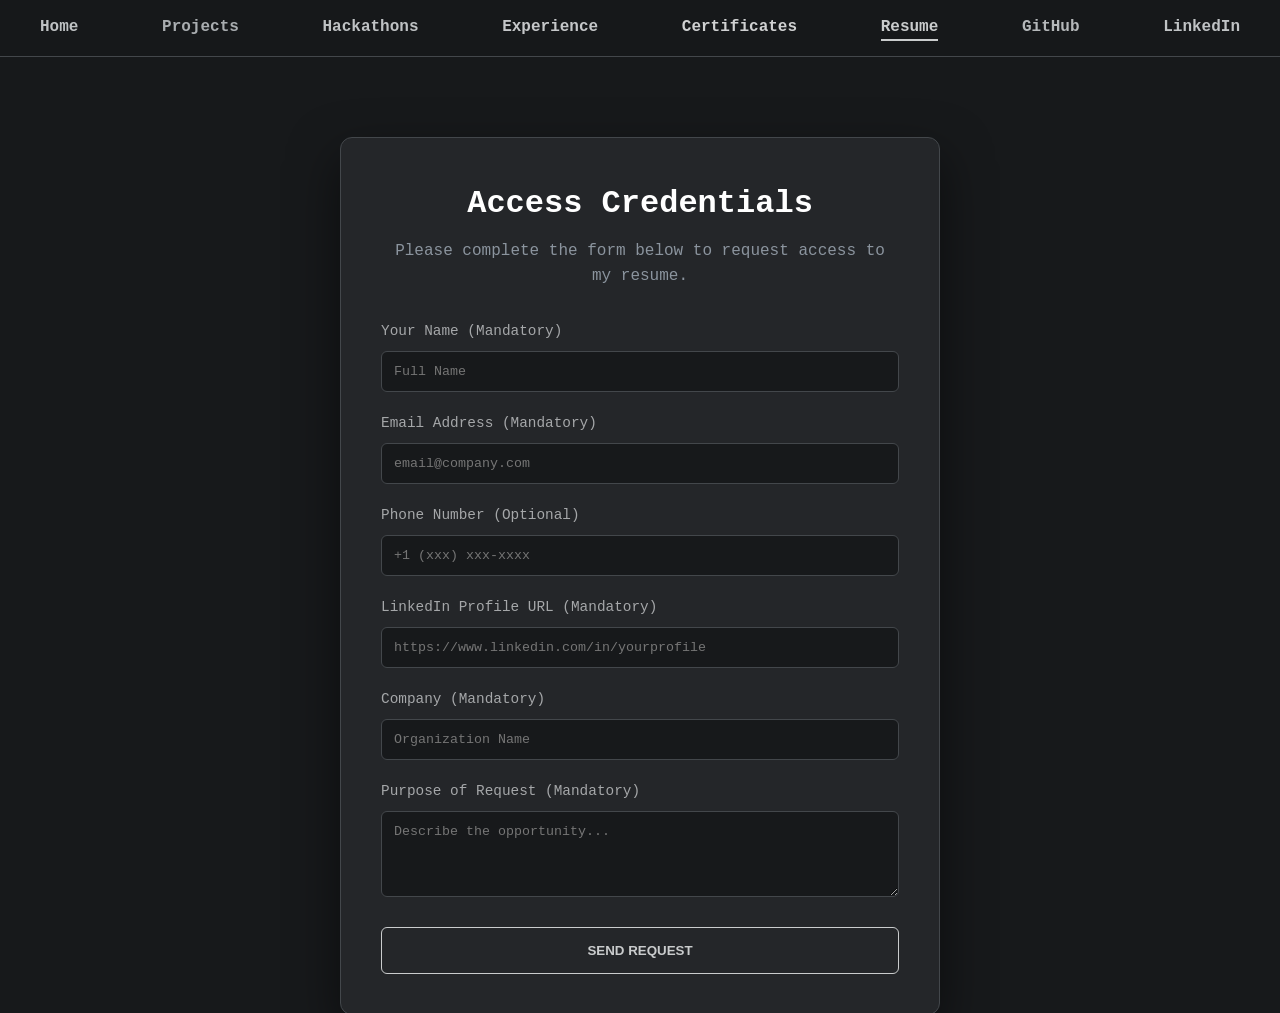
<file: resume.html>
<!DOCTYPE html>
<html lang="en">
<head>
    <meta charset="UTF-8">
    <title>Request Resume | Juanita</title>
    <link rel="stylesheet" href="styles.css">
    <style>
        /* Royal Security Animations */
        @keyframes shake {
            0% { transform: translateX(0); }
            25% { transform: translateX(-12px); }
            50% { transform: translateX(12px); }
            75% { transform: translateX(-12px); }
            100% { transform: translateX(0); }
        }
        .wiggle { animation: shake 0.4s ease-in-out; }
    </style>
</head>
<body>
    <nav>
        <ul class="nav-links">
            <li class="nav-item"><a href="index.html" class="blue">Home</a></li>
            <li class="nav-item"><a href="projects.html" class="orange">Projects</a></li>
            <li class="nav-item"><a href="hackathons.html" class="cyan">Hackathons</a></li>
            <li class="nav-item"><a href="experience.html" class="green">Experience</a></li>
            <li class="nav-item"><a href="certificates.html" class="purple">Certificates</a></li>
            <li class="nav-item active"><a href="resume.html" class="pink">Resume</a></li>
            <li class="nav-item"><a href="https://github.com/Juanita-HP" target="_blank" class="red">GitHub</a></li>
            <li class="nav-item"><a href="https://www.linkedin.com/in/juana-v-h-679a68220/" target="_blank" class="yellow">LinkedIn</a></li>
        </ul>
    </nav>

    <main class="home-main">
        <div class="form-container fade-in" id="mainContainer">
            <h1 style="color: #fff; margin-bottom: 10px;">Access Credentials</h1>
            <p style="color: #8b949e; margin-bottom: 30px;">Please complete the form below to request access to my resume.</p>

            <form id="resumeForm" action="https://formspree.io/f/mrelkekq" method="POST">
                
                <input type="hidden" name="_next" value="thanks.html">

                <div class="form-group">
                    <label>Your Name (Mandatory)</label>
                    <input type="text" name="name" id="userName" required placeholder="Full Name">
                </div>

                <div class="form-group">
                    <label>Email Address (Mandatory)</label>
                    <input type="email" name="email" required placeholder="email@company.com">
                </div>

                <div class="form-group">
                    <label>Phone Number (Optional)</label>
                    <input type="tel" name="phone" placeholder="+1 (xxx) xxx-xxxx">
                </div>

                <div class="form-group">
                    <label>LinkedIn Profile URL (Mandatory)</label>
                    <input type="url" name="linkedin" required placeholder="https://www.linkedin.com/in/yourprofile">
                </div>

                <div class="form-group">
                    <label>Company (Mandatory)</label>
                    <input type="text" name="company" id="companyName" required placeholder="Organization Name">
                </div>

                <div class="form-group">
                    <label>Purpose of Request (Mandatory)</label>
                    <textarea name="purpose" id="purposeText" rows="4" required placeholder="Describe the opportunity..."></textarea>
                </div>

                <input type="text" name="_gotcha" style="display:none">

                <button type="submit" class="submit-btn">SEND REQUEST</button>
            </form>
            
            <p id="moderatorWarning" style="color: #ff7b72; margin-top: 20px; display: none; font-weight: bold; text-align: center; border: 1px solid #ff7b72; padding: 10px; border-radius: 6px; background: rgba(255, 123, 114, 0.1);">
                ACCESS DENIED: Unprofessional language detected. Please revise your submission.
            </p>
        </div>
    </main>

    <script>
        const form = document.getElementById('resumeForm');
        const warning = document.getElementById('moderatorWarning');
        const container = document.getElementById('mainContainer');
        
        const royalGuard = [
            /\b[n|ñ|r][i|1|!|l|y][g|9|q]{2,}[a|e|3|r|4|x|@|o]+\b/i,
            /\b(f[u|v|ü|*]ck|sh[i|1|!]t|b[i|1]tch|p[u|v]ssy|d[i|1]ck|assh[o|0]le|c[u|v]nt)\b/i,
            /\b(p[u|v]t[a|o]|m[i|1]erd[a|e]|p[e|3]nd[e|3]j|ch[i|1]ngar|c[u|v]l[o|0])\b/i,
            /\b([a-z])\1{4,}\b/i,           
            /\b[b-df-hj-np-tv-z]{6,}\b/i,   
            /[0-9]{8,}/,                    
            /\b(troll|stupid|idiot|dumb|hate|kill|die|ugly|fat|stink|niggrr)\b/i
        ];

        form.addEventListener('submit', (e) => {
            const name = document.getElementById('userName').value;
            const company = document.getElementById('companyName').value;
            const purpose = document.getElementById('purposeText').value;
            const combinedText = (name + " " + company + " " + purpose).toLowerCase();
            const isIntruder = royalGuard.some(regex => regex.test(combinedText));
            if (isIntruder) {
                e.preventDefault(); 
                warning.style.display = 'block';
                container.classList.add('wiggle');
                setTimeout(() => { container.classList.remove('wiggle'); }, 400);
                console.warn("Royal Guard Neutralized: Unauthorized input blocked.");
                return false;
            }
        });
    </script>
</body>
</html>
</file>
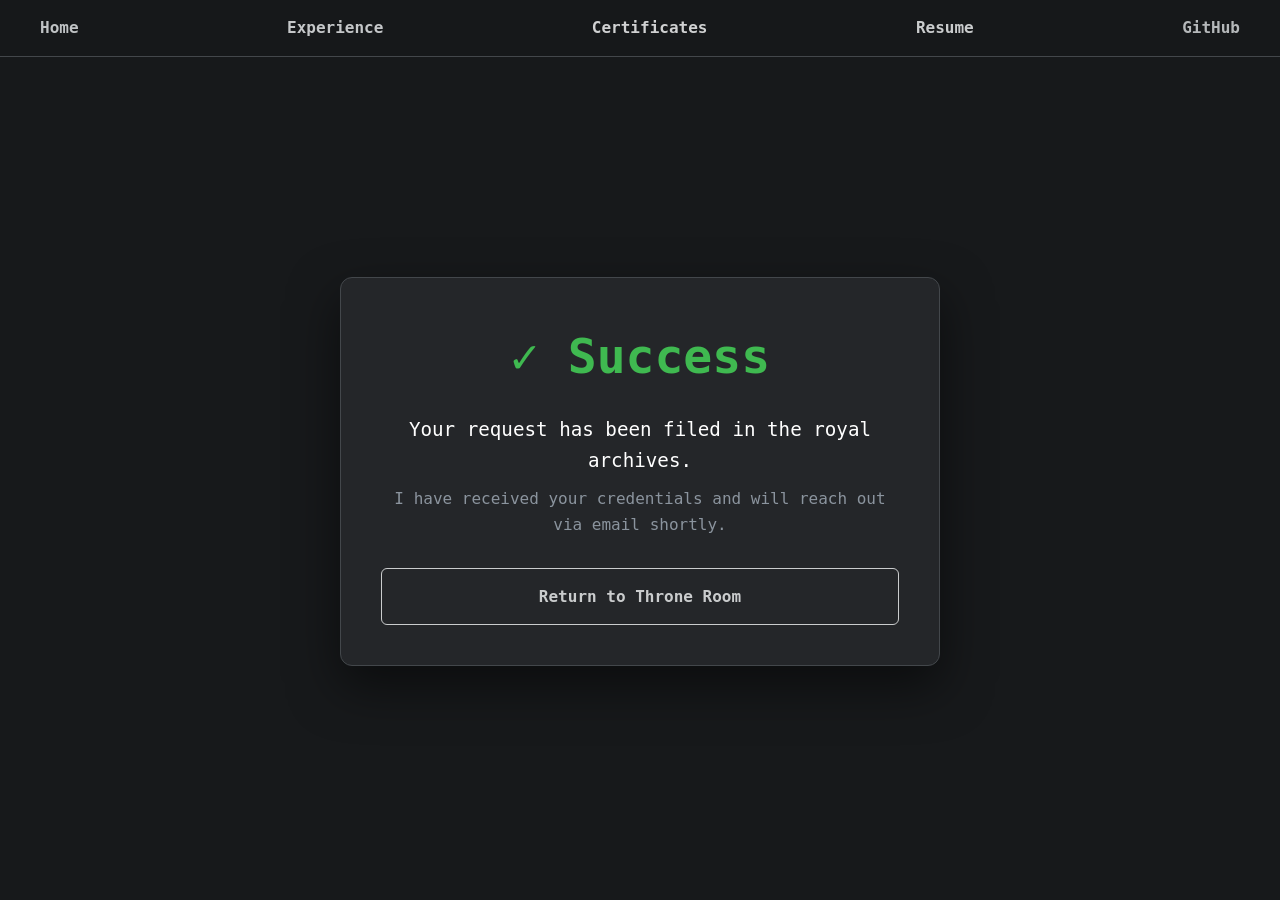
<file: thanks.html>
<!DOCTYPE html>
<html lang="en">
<head>
    <meta charset="UTF-8">
    <title>Request Received | Juanita</title>
    <link rel="stylesheet" href="styles.css">
</head>
<body>
    <nav>
        <ul class="nav-links">
            <li class="nav-item"><a href="index.html" class="blue">Home</a></li>
            <li class="nav-item"><a href="experience.html" class="green">Experience</a></li>
            <li class="nav-item"><a href="certificates.html" class="purple">Certificates</a></li>
            <li class="nav-item"><a href="resume.html" class="pink">Resume</a></li>
            <li class="nav-item"><a href="https://github.com/Juanita-HP" target="_blank" class="red">GitHub</a></li>
        </ul>
    </nav>

    <main class="home-main">
        <div class="form-container fade-in" style="text-align: center;">
            <h1 style="color: #3fb950; font-size: 3rem; margin-bottom: 20px;">✓ Success</h1>
            <p style="color: #fff; font-size: 1.2rem; margin-bottom: 10px;">Your request has been filed in the royal archives.</p>
            <p style="color: #8b949e; margin-bottom: 30px;">I have received your credentials and will reach out via email shortly.</p>
            
            <a href="index.html" class="submit-btn" style="text-decoration: none; display: inline-block;">Return to Throne Room</a>
        </div>
    </main>
</body>
</html>
</file>
<file: styles.css>
/* =========================================
   JUANITA HP - COMPLETE PORTFOLIO STYLES
   Grey & Charcoal Theme
   Desktop + Mobile Responsive
   ========================================= */

/* --- Core Standards --- */

* {
    margin: 0;
    padding: 0;
    box-sizing: border-box;
}

body {
    background-color: #17191B;
    color: #D0D1D2;
    font-family: 'JetBrains Mono', monospace;
    line-height: 1.6;
    overflow-x: hidden;
    min-height: 100vh;
}

/* --- Navigation (Fixed & Centered) --- */

nav {
    padding: 20px 40px;
    border-bottom: 1px solid #43474B;
    background-color: #17191B;
    position: sticky;
    top: 0;
    z-index: 1000;
}

.nav-links {
    display: flex;
    justify-content: space-around;
    list-style: none;
    max-width: 1000px;
    margin: 0 auto;
}

.nav-links a {
    text-decoration: none;
    font-weight: 700;
    font-size: 1rem;
    transition: 0.3s;
    position: relative;
}

.nav-item.active a::after {
    content: '';
    position: absolute;
    width: 100%;
    height: 2px;
    bottom: -5px;
    left: 0;
    background: currentColor;
}

/* --- Navigation Colors --- */

.blue { color: #BFC2C4; }
.orange { color: #A9ADB0; }
.green { color: #C5C7C9; }
.purple { color: #D0D1D2; }
.red { color: #B5B8BA; }
.yellow { color: #C0C3C5; }
.cyan { color: #BFC2C4; }

/* --- Home Page --- */

.home-main {
    height: calc(100vh - 80px);
    display: flex;
    flex-direction: column;
    align-items: center;
    justify-content: center;
    text-align: center;
    padding: 40px;
}

.hero-placeholder {
    font-size: 1.2rem;
    color: #A5A7A9;
    margin-bottom: 30px;
    padding: 20px;
    border: 1px dashed #43474B;
    border-radius: 8px;
}

.content h1 {
    font-size: 4rem;
    color: #F5F5F5;
    margin-bottom: 10px;
}

.content h2 {
    font-size: 1.8rem;
    color: #A5A7A9;
    margin-bottom: 30px;
}

.content p {
    max-width: 900px;
    font-size: 1.1rem;
    text-align: justify;
    margin: 0 auto;
}

/* --- Certificates --- */

.cert-container {
    max-width: 1000px;
    margin: 40px auto;
    padding: 0 20px;
}

.cert-card {
    background: #242629;
    border: 1px solid #43474B;
    border-left: 6px solid #43474B;
    padding: 30px;
    margin-bottom: 20px;
    border-radius: 12px;
}

.cert-header {
    display: flex;
    justify-content: space-between;
    margin-bottom: 10px;
    font-size: 1.3rem;
    color: #F5F5F5;
}

/* Certificate Badges */

.cert-badge {
    display: inline-block;
    padding: 6px 16px;
    border-radius: 4px;
    font-size: 0.85rem;
    color: #F5F5F5;
    font-weight: 700;
    margin-bottom: 15px;
}

/* Color Mappings */

.border-green {
    border-left-color: #AEB1B4 !important;
}

.bg-green {
    background: #494D51;
}

.border-purple {
    border-left-color: #D0D1D2 !important;
}

.bg-purple {
    background: #595D61;
}

.border-blue {
    border-left-color: #C3C5C7 !important;
}

.bg-blue {
    background: #505459;
}

.border-red {
    border-left-color: #BFC2C4 !important;
}

.bg-red {
    background: #474A4E;
}

.border-yellow {
    border-left-color: #B3B6B9 !important;
}

.bg-yellow {
    background: #5D6063;
}

/* --- Experience --- */

.exp-main {
    display: flex;
    flex-direction: column;
    align-items: center;
    padding: 60px 20px;
}

.terminal-window {
    background: #17191B;
    border: 1px solid #43474B;
    border-radius: 12px;
    width: 100%;
    max-width: 800px;
    overflow: hidden;
}

.terminal-bar {
    background: #242629;
    padding: 15px;
    display: flex;
    align-items: center;
    border-bottom: 1px solid #43474B;
}

.buttons {
    display: flex;
    gap: 8px;
    margin-right: 15px;
}

.buttons span {
    width: 12px;
    height: 12px;
    border-radius: 50%;
}

.close {
    background: #777B7F;
}

.minimize {
    background: #9B9EA1;
}

.maximize {
    background: #B7B9BB;
}

.terminal-body {
    padding: 40px;
    text-align: left;
    font-size: 1.2rem;
}

/* Syntax */

.keyword {
    color: #B5B8BA;
}

.function {
    color: #CDCFD1;
}

.variable {
    color: #BFC2C4;
}

.string {
    color: #D7D8D9;
}

.poke-btn {
    background: #242629;
    border: 1px solid #43474B;
    color: #F5F5F5;
    padding: 12px 30px;
    border-radius: 8px;
    cursor: pointer;
    margin-top: 30px;
}

.pink {
    color: #CACCCD;
}

/* --- Resume Form Styling --- */

.form-container {
    max-width: 600px;
    margin: 60px auto;
    padding: 40px;
    background: #242629;
    border: 1px solid #43474B;
    border-radius: 12px;
    box-shadow: 0 20px 50px rgba(0,0,0,0.5);
}

.form-group {
    margin-bottom: 20px;
    text-align: left;
}

.form-group label {
    display: block;
    color: #A5A7A9;
    margin-bottom: 8px;
    font-size: 0.9rem;
}

.form-group input,
.form-group textarea {
    width: 100%;
    padding: 12px;
    background: #17191B;
    border: 1px solid #43474B;
    border-radius: 6px;
    color: #F5F5F5;
    font-family: 'JetBrains Mono', monospace;
}

.form-group input:focus {
    border-color: #CACCCD;
    outline: none;
}

/* Submission Button */

.submit-btn {
    width: 100%;
    padding: 15px;
    background: transparent;
    border: 1px solid #CACCCD;
    color: #CACCCD;
    font-weight: 700;
    cursor: pointer;
    transition: 0.3s;
    border-radius: 6px;
}

.submit-btn:hover {
    background: rgba(202, 204, 205, 0.1);
    transform: translateY(-3px);
}

/* Hidden Honeypot */

.hidden {
    display: none;
}

/* --- Projects Layout --- */

.projects-container {
    max-width: 700px;
    margin: 40px auto;
    padding: 0 20px;
}

.project-card {
    background: #242629;
    border: 1px solid #43474B;
    border-radius: 12px;
    margin-bottom: 50px;
    overflow: hidden;
}

.project-header {
    padding: 15px 20px;
    font-weight: 700;
    font-size: 1.2rem;
    color: #F5F5F5;
    border-bottom: 1px solid #43474B;
}

/* Instagram-style Carousel */

.image-carousel {
    display: flex;
    overflow-x: auto;
    scroll-snap-type: x mandatory;
    scrollbar-width: none;
}

.image-carousel::-webkit-scrollbar {
    display: none;
}

.image-carousel img {
    width: 100%;
    flex-shrink: 0;
    scroll-snap-align: start;
    object-fit: cover;
    aspect-ratio: 4 / 5;
}

/* Content Section */

.project-content {
    padding: 20px;
}

.project-description {
    text-align: justify;
    color: #D0D1D2;
    margin-bottom: 20px;
    line-height: 1.5;
}

/* Skills and Tags */

.tag-container {
    display: flex;
    flex-wrap: wrap;
    gap: 8px;
    margin-bottom: 15px;
}

.tag {
    background: #34373B;
    border: 1px solid #43474B;
    padding: 4px 12px;
    border-radius: 20px;
    font-size: 0.8rem;
    color: #A5A7A9;
}

.project-date {
    font-size: 0.85rem;
    color: #A5A7A9;
    text-transform: uppercase;
    font-weight: 600;
}

/* --- Instagram-Style Projects Layout --- */

.projects-container {
    max-width: 700px;
    margin: 40px auto;
    padding: 0 20px;
}

.project-card {
    background: #242629;
    border: 1px solid #43474B;
    border-radius: 12px;
    margin-bottom: 50px;
    overflow: hidden;
}

.project-header {
    padding: 20px;
    font-weight: 700;
    font-size: 1.8rem;
    color: #F5F5F5;
    text-align: center;
    border-bottom: 1px solid #43474B;
}

/* Horizontal Scroll for Images */

.image-carousel {
    display: flex;
    overflow-x: auto;
    scroll-snap-type: x mandatory;
    scrollbar-width: none;
}

.image-carousel::-webkit-scrollbar {
    display: none;
}

.image-carousel img {
    width: 100%;
    flex-shrink: 0;
    scroll-snap-align: start;
    object-fit: contain;
    background: #17191B;
    aspect-ratio: 4 / 3;
}

.project-content {
    padding: 20px;
}

.project-description {
    text-align: justify;
    color: #D0D1D2;
    margin-top: 15px;
    line-height: 1.6;
    font-size: 1rem;
}

.project-date {
    font-size: 0.8rem;
    color: #A5A7A9;
    letter-spacing: 1px;
    margin-bottom: 5px;
}

.tag-container {
    display: flex;
    flex-wrap: wrap;
    gap: 8px;
    margin-bottom: 10px;
}

.tag {
    background: #34373B;
    border: 1px solid #43474B;
    padding: 4px 12px;
    border-radius: 20px;
    font-size: 0.8rem;
    color: #A5A7A9;
}

/* --- Profile Photo: Elegant Rectangle --- */

.profile-img {
    width: 300px;
    height: 380px;
    border-radius: 20px;
    object-fit: cover;
    object-position: center 20%;
    border: 2px solid #D0D1D2;
    display: block;
    margin: 20px auto;
    box-shadow: 0 0 30px rgba(208, 209, 210, 0.22);
    background-color: #17191B;
}

/* --- Project Refinements --- */

/* Centered Header Band */

.project-header {
    padding: 20px;
    font-size: 1.6rem;
    font-weight: 700;
    text-align: center;
    color: #F5F5F5;
    border-bottom: 1px solid #43474B;
    background-color: #242629;
}

/* Carousel Pagination Dots */

.carousel-dots {
    text-align: center;
    padding: 10px 0;
    background-color: #242629;
}

.dot {
    height: 6px;
    width: 6px;
    background-color: #777B7F;
    border-radius: 50%;
    display: inline-block;
    margin: 0 3px;
    transition: background-color 0.3s ease;
}

.dot.active {
    background-color: #C1C3C5;
}

/* Justified Description */

.project-description {
    text-align: justify;
    text-justify: inter-word;
    line-height: 1.6;
    color: #D0D1D2;
    margin-top: 15px;
}

/* Date Styling */

.project-date {
    font-size: 0.8rem;
    color: #A5A7A9;
    font-weight: 600;
    margin-top: 8px;
    letter-spacing: 0.5px;
}

/* --- Unified Headings --- */

.royal-heading {
    font-size: 2.5rem;
    color: #CFD1D2;
    text-align: center;
    text-transform: uppercase;
    letter-spacing: 4px;
    margin: 60px 0 30px 0;
    font-family: 'JetBrains Mono', monospace;
    border-bottom: 2px solid #43474B;
    display: block;
    width: fit-content;
    margin-left: auto;
    margin-right: auto;
    padding-bottom: 10px;
}

/* Certificate Grid */

.cert-grid {
    display: flex;
    flex-wrap: wrap;
    justify-content: center;
    gap: 20px;
    padding: 20px;
}

/* --- Core Reset (Original Second Section) --- */

* {
    margin: 0;
    padding: 0;
    box-sizing: border-box;
}

body {
    background-color: #17191B;
    color: #D0D1D2;
    font-family: 'JetBrains Mono', monospace;
    line-height: 1.6;
    overflow-x: hidden;
    min-height: 100vh;
}

/* --- Navigation Pillar --- */

nav {
    padding: 15px 40px;
    border-bottom: 1px solid #43474B;
    background-color: rgba(23, 25, 27, 0.95);
    position: sticky;
    top: 0;
    z-index: 1000;
}

.nav-links {
    display: flex;
    justify-content: space-between;
    list-style: none;
    max-width: 1200px;
    margin: 0 auto;
}

.nav-item a {
    text-decoration: none;
    font-weight: 700;
    position: relative;
    transition: 0.3s;
}

.nav-item.active a::after {
    width: 100%;
}

.nav-item a::after {
    content: '';
    position: absolute;
    width: 0;
    height: 3px;
    bottom: -5px;
    left: 0;
    background-color: currentColor;
    transition: 0.3s;
}

/* --- Charcoal Palette --- */

.blue { color: #BFC2C4; }
.orange { color: #A9ADB0; }
.green { color: #C5C7C9; }
.purple { color: #D0D1D2; }
.red { color: #B5B8BA; }
.yellow { color: #C0C3C5; }

/* --- Home View --- */

.home-main {
    height: calc(100vh - 70px);
    display: flex;
    flex-direction: column;
    align-items: center;
    justify-content: space-evenly;
    padding: 20px;
}

.hero-placeholder {
    width: 100%;
    height: 40vh;
    border: 1px dashed #43474B;
    border-radius: 6px;
    display: flex;
    justify-content: center;
    align-items: center;
}

.content {
    text-align: center;
    max-width: 900px;
}

.content h1 {
    font-size: 3rem;
    color: #F5F5F5;
    margin-bottom: 5px;
}

.content h2 {
    font-size: 1.5rem;
    color: #A5A7A9;
    margin-bottom: 20px;
}

.content p {
    text-align: justify;
    font-size: 0.95rem;
}

/* --- Certificate Archive --- */

.cert-container {
    max-width: 800px;
    margin: 40px auto;
    padding: 0 20px;
}

.cert-main-title {
    text-align: center;
    font-size: 2.5rem;
    margin-bottom: 40px;
    color: #F5F5F5;
}

.year-section {
    margin-bottom: 50px;
}

.year-label {
    color: #A5A7A9;
    border-bottom: 1px solid #43474B;
    padding-bottom: 8px;
    margin-bottom: 20px;
    font-size: 0.8rem;
    text-transform: uppercase;
    letter-spacing: 1px;
}

.cert-card {
    background: #242629;
    border: 1px solid #43474B;
    border-left: 5px solid #43474B;
    padding: 25px;
    margin-bottom: 15px;
    border-radius: 8px;
    transition: 0.3s ease;
}

.cert-card:hover {
    transform: translateX(10px);
    background: #2C2F33;
}

.cert-header {
    display: flex;
    justify-content: space-between;
    margin-bottom: 8px;
    font-weight: 700;
    color: #F5F5F5;
}

.cert-meta {
    color: #BFC2C4;
    font-size: 0.9rem;
    margin-bottom: 12px;
}

.cert-badge {
    display: inline-block;
    padding: 4px 12px;
    border-radius: 4px;
    font-size: 0.7rem;
    color: #F5F5F5;
    font-weight: 700;
    margin-bottom: 12px;
    text-transform: uppercase;
}

/* --- Role Definitions --- */

.border-green {
    border-left-color: #AEB1B4 !important;
}

.bg-green {
    background: #494D51;
}

.border-purple {
    border-left-color: #D0D1D2 !important;
}

.bg-purple {
    background: #595D61;
}

.border-blue {
    border-left-color: #C3C5C7 !important;
}

.bg-blue {
    background: #505459;
}

.border-red {
    border-left-color: #BFC2C4 !important;
}

.bg-red {
    background: #474A4E;
}

.border-yellow {
    border-left-color: #B3B6B9 !important;
}

.bg-yellow {
    background: #5D6063;
}

/* --- Entrance Animations --- */

.fade-in {
    animation: fadeInUp 0.8s ease forwards;
}

.fade-in-delay {
    animation: fadeInUp 0.8s ease forwards 0.4s;
    opacity: 0;
}

@keyframes fadeInUp {
    from {
        opacity: 0;
        transform: translateY(20px);
    }

    to {
        opacity: 1;
        transform: translateY(0);
    }
}

/* =========================================
   MOBILE RESPONSIVE NAVIGATION
   Applies to ALL pages
   ========================================= */

@media screen and (max-width: 900px) {

    body nav {
        width: 100%;
        max-width: 100%;
        padding: 12px 18px;
        overflow: hidden;
        box-sizing: border-box;
    }

    body nav .nav-links {
        display: flex;
        flex-direction: row;
        flex-wrap: nowrap;

        justify-content: flex-start;
        align-items: center;

        gap: 28px;

        width: 100%;
        max-width: 100%;

        padding: 8px 0 12px;
        margin: 0;

        overflow-x: auto;
        overflow-y: hidden;

        scrollbar-width: none;
        -webkit-overflow-scrolling: touch;

        list-style: none;
    }

    body nav .nav-links::-webkit-scrollbar {
        display: none;
    }

    body nav .nav-links .nav-item {
        display: block;
        flex: 0 0 auto;
        flex-shrink: 0;

        white-space: nowrap;
        margin: 0;
        padding: 0;
    }

    body nav .nav-links .nav-item a {
        display: inline-block;
        white-space: nowrap;

        font-size: 0.85rem;
        line-height: 1.5;

        padding: 4px 2px;
        text-decoration: none;
    }

    body nav .nav-links .nav-item.active a::after {
        bottom: -4px;
        height: 2px;
    }

}

/* --- Small Phone Navigation --- */

@media screen and (max-width: 380px) {

    body nav {
        padding: 12px 14px;
    }

    body nav .nav-links {
        gap: 22px;
    }

    body nav .nav-links .nav-item a {
        font-size: 0.8rem;
    }

}

/* --- Mobile Layout Improvements --- */

@media screen and (max-width: 700px) {

    .projects-container {
        width: 100%;
        max-width: 100%;
        padding: 0 16px;
    }

    .project-card {
        width: 100%;
        margin-bottom: 30px;
    }

    .project-header {
        font-size: 1.2rem;
        padding: 16px;
    }

    .project-description {
        text-align: left;
        line-height: 1.75;
        overflow-wrap: break-word;
    }

    .cert-container {
        width: 100%;
        max-width: 100%;
        padding: 0 16px;
    }

    .cert-card {
        padding: 20px;
    }

    .cert-header {
        gap: 15px;
        flex-wrap: wrap;
    }

    .cert-main-title {
        font-size: 1.8rem;
    }

    .exp-main {
        width: 100%;
        padding: 35px 16px;
    }

    .terminal-window {
        max-width: 100%;
    }

    .terminal-body {
        padding: 20px;
        font-size: 0.9rem;
        overflow-wrap: anywhere;
    }

    .form-container {
        width: calc(100% - 32px);
        max-width: 600px;
        margin: 35px auto;
        padding: 24px;
    }

    .form-group input,
    .form-group textarea {
        max-width: 100%;
    }

}

/* --- Consistent Mobile Text Rendering --- */

html {
    -webkit-text-size-adjust: 100%;
    text-size-adjust: 100%;
}

/* =========================================
   HOMEPAGE TEXT ALIGNMENT
   ========================================= */

.home-main .content h1,
.home-main .content h2 {
    text-align: center !important;
}

.home-main .content p {
    text-align: justify !important;
    text-align-last: left;
}

/* --- Mobile Homepage Alignment --- */

@media screen and (max-width: 700px) {

    .home-main .content h1,
    .home-main .content h2 {
        text-align: center !important;
    }

    .home-main .content p {
        text-align: justify !important;
        text-align-last: left;
    }

}

/* --- End of Complete Stylesheet --- */
</file>
